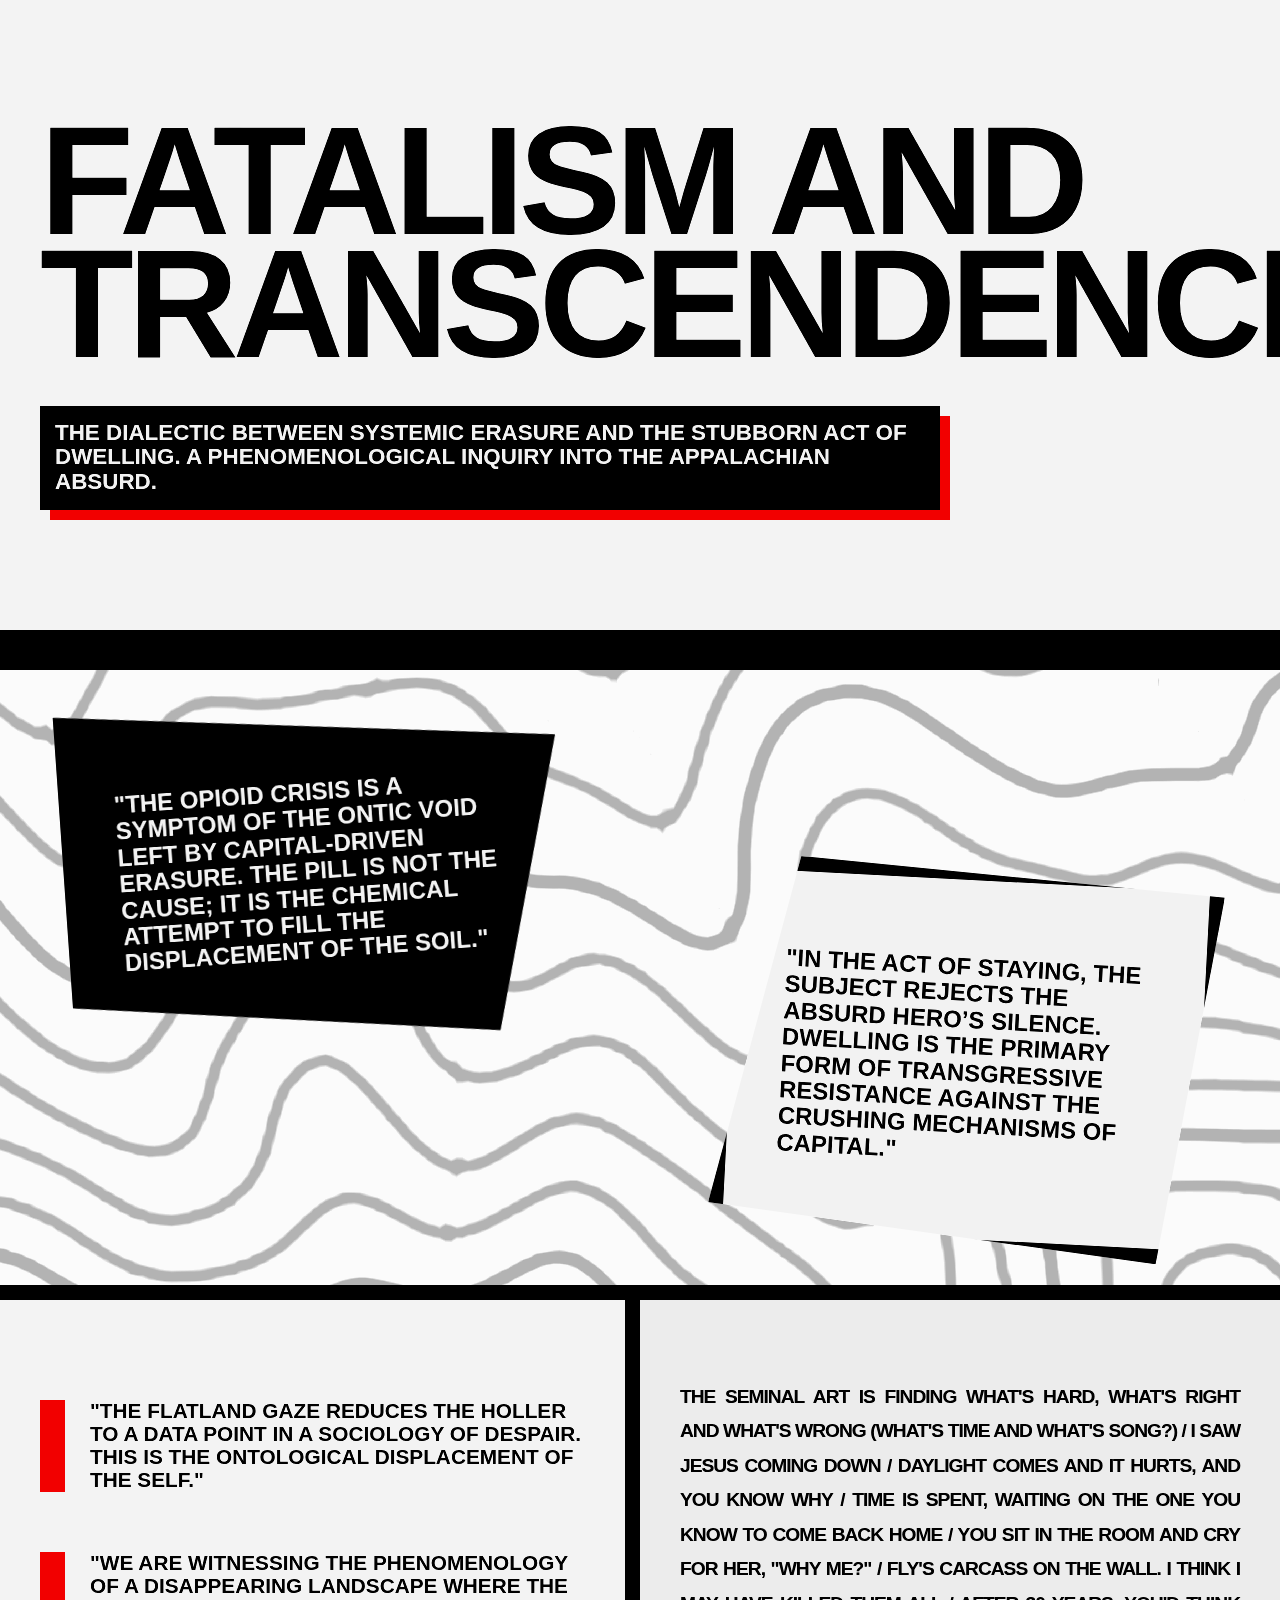
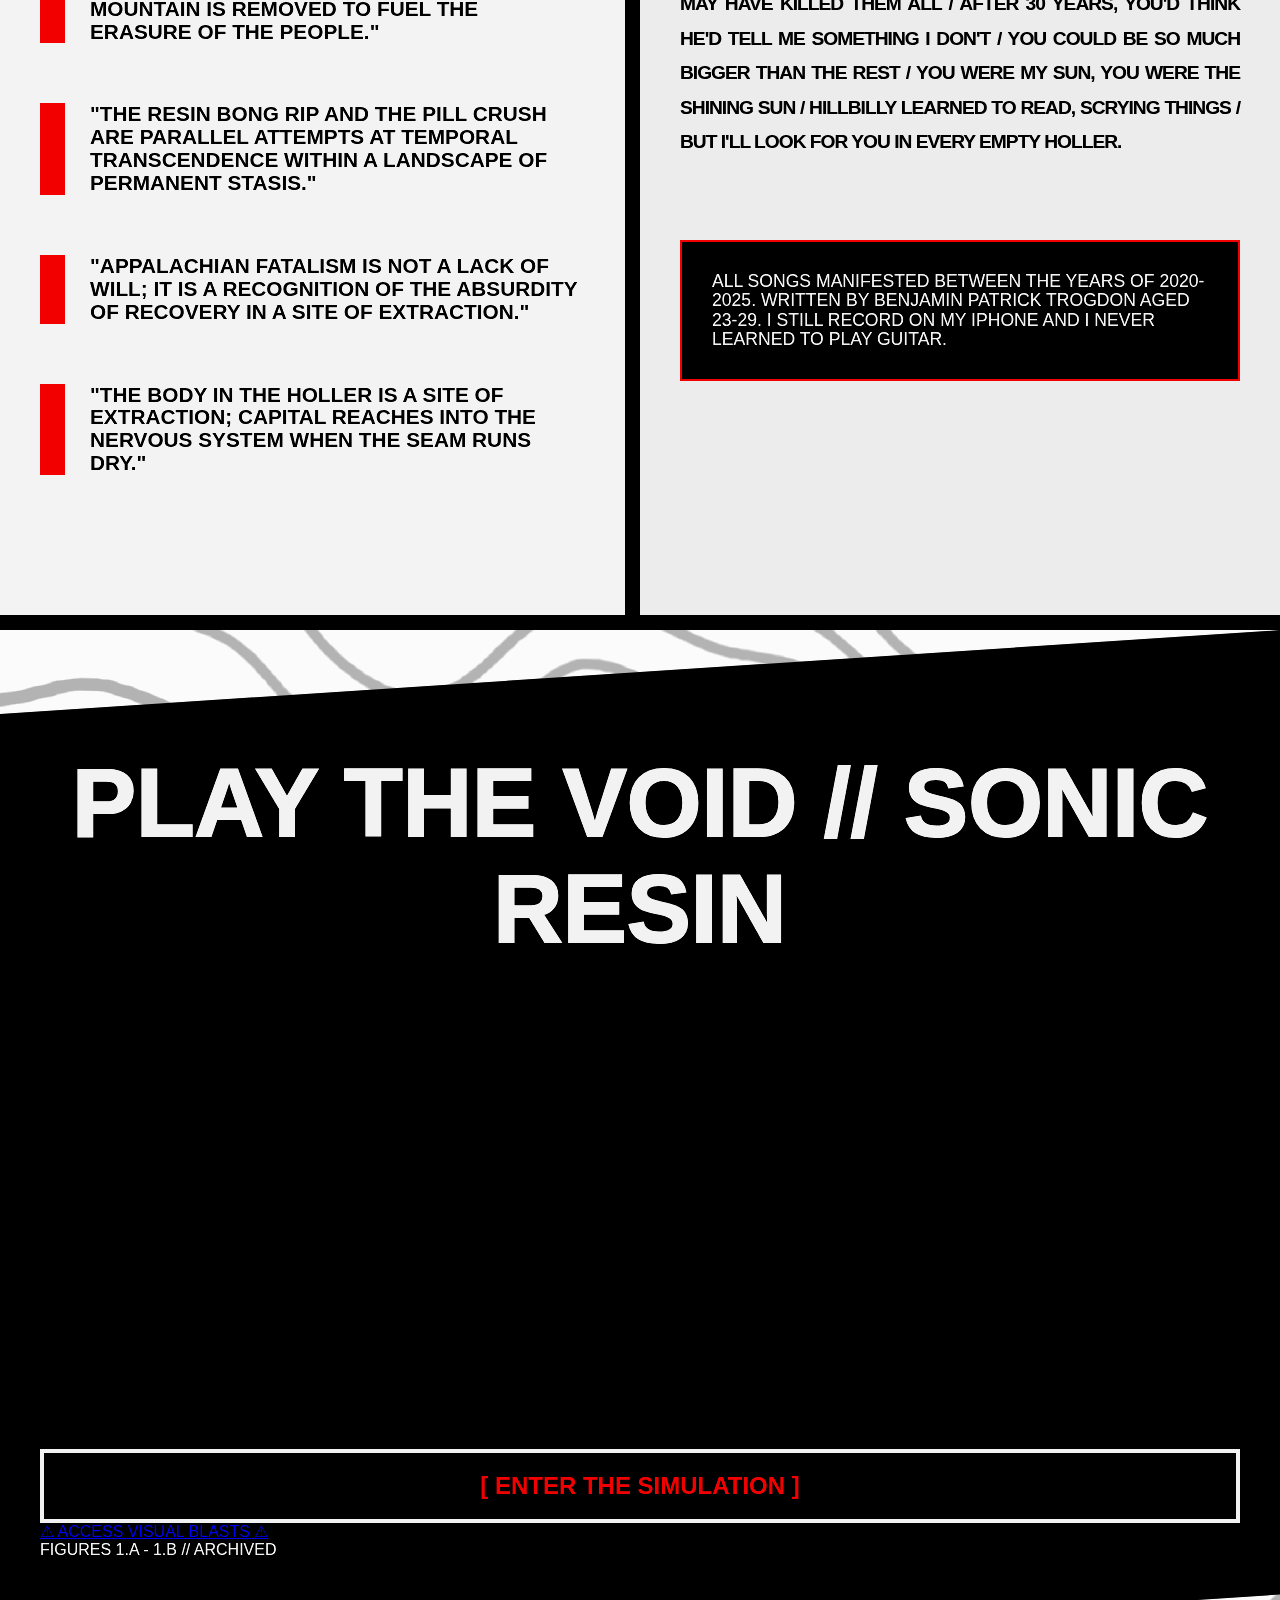
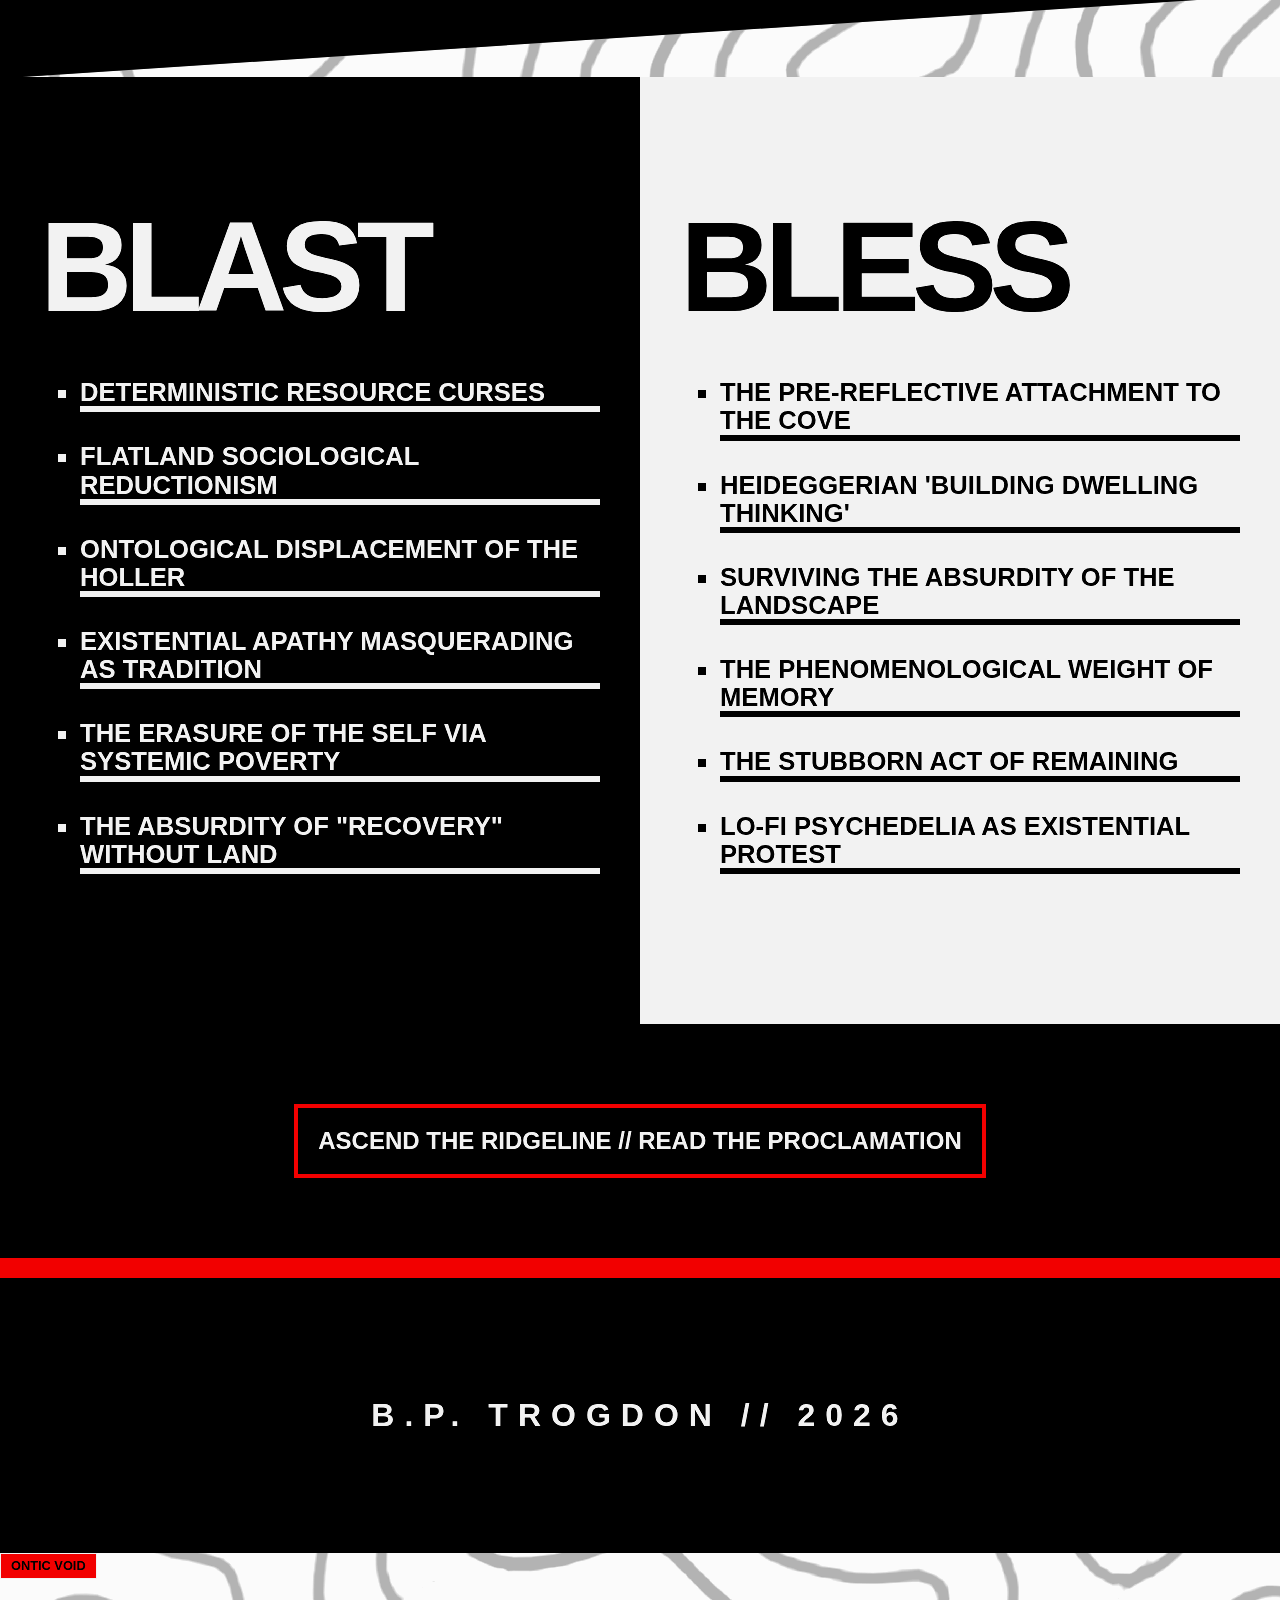
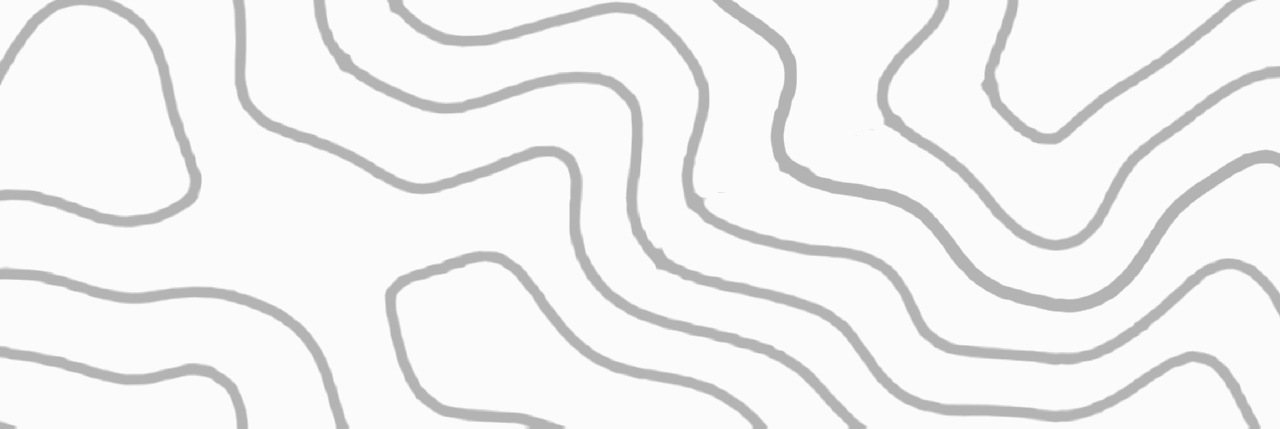
<file: index.html>
<!DOCTYPE html>
<html lang="en">
<head>
    <meta charset="UTF-8">
    <meta name="viewport" content="width=device-width, initial-scale=1.0">
    <meta name="description" content="An existential reading of the Appalachian experience.">
    <title>FATALISM AND TRANSCENDENCE // THE ONTIC VOID</title>
    <link rel="stylesheet" href="style.css">
</head>
<body>
    <div class="noise-overlay"></div>
    <div class="topo-background-image"></div>
    
    </div>

    <header>
        <h1>FATALISM AND TRANSCENDENCE</h1>
        <div class="header-sub">
            THE DIALECTIC BETWEEN SYSTEMIC ERASURE AND THE STUBBORN ACT OF DWELLING. 
            A PHENOMENOLOGICAL INQUIRY INTO THE APPALACHIAN ABSURD.
        </div>
    </header>

    <section class="vortex-manifesto">
        <div class="shard shard-black">
            <p>"THE OPIOID CRISIS IS A SYMPTOM OF THE ONTIC VOID LEFT BY CAPITAL-DRIVEN ERASURE. THE PILL IS NOT THE CAUSE; IT IS THE CHEMICAL ATTEMPT TO FILL THE DISPLACEMENT OF THE SOIL."</p>
        </div>
        <div class="shard shard-white">
            <p>"IN THE ACT OF STAYING, THE SUBJECT REJECTS THE ABSURD HERO’S SILENCE. DWELLING IS THE PRIMARY FORM OF TRANSGRESSIVE RESISTANCE AGAINST THE CRUSHING MECHANISMS OF CAPITAL."</p>
        </div>
    </section>

    <section class="text-flood">
        <div class="academic-column">
            <p>"THE FLATLAND GAZE REDUCES THE HOLLER TO A DATA POINT IN A SOCIOLOGY OF DESPAIR. THIS IS THE ONTOLOGICAL DISPLACEMENT OF THE SELF."</p>
            <p>"WE ARE WITNESSING THE PHENOMENOLOGY OF A DISAPPEARING LANDSCAPE WHERE THE MOUNTAIN IS REMOVED TO FUEL THE ERASURE OF THE PEOPLE."</p>
            <p>"THE RESIN BONG RIP AND THE PILL CRUSH ARE PARALLEL ATTEMPTS AT TEMPORAL TRANSCENDENCE WITHIN A LANDSCAPE OF PERMANENT STASIS."</p>
            <p>"APPALACHIAN FATALISM IS NOT A LACK OF WILL; IT IS A RECOGNITION OF THE ABSURDITY OF RECOVERY IN A SITE OF EXTRACTION."</p>
            <p>"THE BODY IN THE HOLLER IS A SITE OF EXTRACTION; CAPITAL REACHES INTO THE NERVOUS SYSTEM WHEN THE SEAM RUNS DRY."</p>
        </div>
        
        <div class="lyric-column">
            <div class="lyric-block">
                THE SEMINAL ART IS FINDING WHAT'S HARD, WHAT'S RIGHT AND WHAT'S WRONG (WHAT'S TIME AND WHAT'S SONG?) / I SAW JESUS COMING DOWN / DAYLIGHT COMES AND IT HURTS, AND YOU KNOW WHY / TIME IS SPENT, WAITING ON THE ONE YOU KNOW TO COME BACK HOME / YOU SIT IN THE ROOM AND CRY FOR HER, "WHY ME?" / FLY'S CARCASS ON THE WALL. I THINK I MAY HAVE KILLED THEM ALL / AFTER 30 YEARS, YOU'D THINK HE'D TELL ME SOMETHING I DON'T / YOU COULD BE SO MUCH BIGGER THAN THE REST / YOU WERE MY SUN, YOU WERE THE SHINING SUN / HILLBILLY LEARNED TO READ, SCRYING THINGS / BUT I'LL LOOK FOR YOU IN EVERY EMPTY HOLLER.
            </div>
            <div class="metadata-blasted">
                ALL SONGS MANIFESTED BETWEEN THE YEARS OF 2020-2025.
                WRITTEN BY BENJAMIN PATRICK TROGDON AGED 23-29.
                I STILL RECORD ON MY IPHONE AND I NEVER LEARNED TO PLAY GUITAR.
            </div>
        </div>
    </section>

<section class="audio-void">
    <div class="audio-label">PLAY THE VOID // SONIC RESIN</div>
    
    <div class="audio-container">
        <iframe src="https://untitled.stream/embed/0tOBubZoGPUX" width="100%" height="344" frameborder="0" allowFullScreen="" allow="picture-in-picture" loading="lazy"></iframe>
    </div>

    <div style="text-align: center; margin-top: 40px; border: 4px solid #fff; display: block; padding: 20px; background: #000;">
        <a href="adventure.html" style="color: red; font-weight: 900; text-decoration: none; font-size: 1.5rem;">[ ENTER THE SIMULATION ]</a>
    </div> <div class="blast-zone-trigger">
        <a href="evidence.html">
            <span class="hazard-symbol">⚠</span> 
            ACCESS VISUAL BLASTS 
            <span class="hazard-symbol">⚠</span>
        </a>
        <div class="blast-subtext">FIGURES 1.A - 1.B // ARCHIVED</div>
    </div>
</section>

    <section class="manifesto-grid">
        <div class="blast-side">
            <h2>BLAST</h2>
            <ul>
                <li>DETERMINISTIC RESOURCE CURSES</li>
                <li>FLATLAND SOCIOLOGICAL REDUCTIONISM</li>
                <li>ONTOLOGICAL DISPLACEMENT OF THE HOLLER</li>
                <li>EXISTENTIAL APATHY MASQUERADING AS TRADITION</li>
                <li>THE ERASURE OF THE SELF VIA SYSTEMIC POVERTY</li>
                <li>THE ABSURDITY OF "RECOVERY" WITHOUT LAND</li>
            </ul>
        </div>
        <div class="bless-side">
            <h2>BLESS</h2>
            <ul>
                <li>THE PRE-REFLECTIVE ATTACHMENT TO THE COVE</li>
                <li>HEIDEGGERIAN 'BUILDING DWELLING THINKING'</li>
                <li>SURVIVING THE ABSURDITY OF THE LANDSCAPE</li>
                <li>THE PHENOMENOLOGICAL WEIGHT OF MEMORY</li>
                <li>THE STUBBORN ACT OF REMAINING</li>
                <li>LO-FI PSYCHEDELIA AS EXISTENTIAL PROTEST</li>
            </ul>
        </div>
    </section>

    <div class="nav-bridge">
        <a href="paper.html" class="proclamation-link">ASCEND THE RIDGELINE // READ THE PROCLAMATION</a>
    </div>

    <footer>
        B.P. TROGDON // 2026
    </footer>

    <div id="scry-cursor">ONTIC VOID</div>

    <script>
        const scry = document.getElementById('scry-cursor');
        if(scry){
             document.addEventListener('mousemove', (e) => {
                scry.style.left = e.pageX + 15 + 'px';
                scry.style.top = e.pageY + 15 + 'px';
            });
        }
    </script>
</body>
</html>
</file>
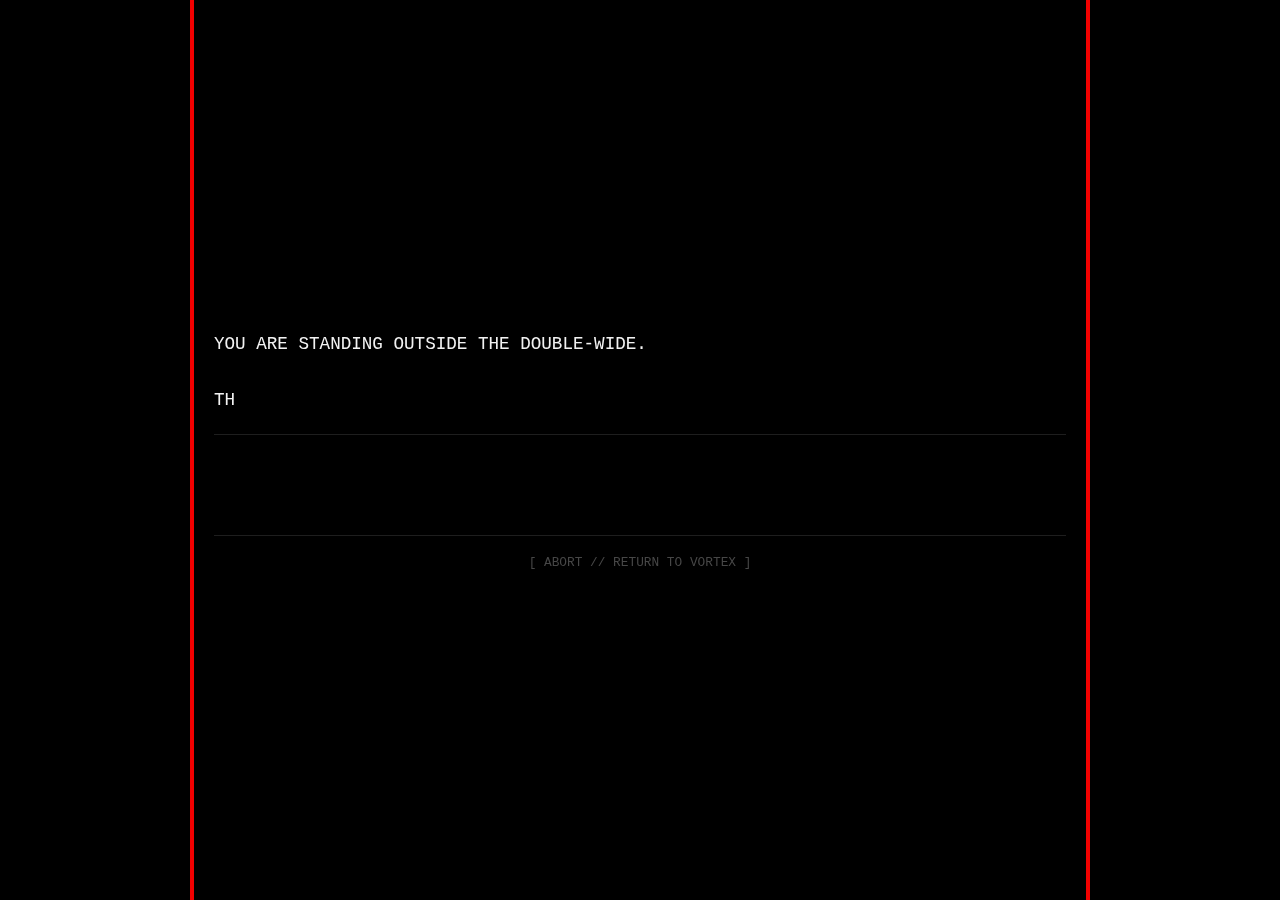
<file: adventure.html>
<!DOCTYPE html>
<html lang="en">
<head>
    <meta charset="UTF-8">
    <meta name="viewport" content="width=device-width, initial-scale=1.0">
    <title>THE DESCENT // TEXT ADVENTURE</title>
    <link rel="stylesheet" href="style.css">
    <style>
        /* ADVENTURE-SPECIFIC STYLES */
        body {
            background-color: #000 !important;
            color: #fff !important;
            font-family: "Courier New", Courier, monospace !important;
            padding: 40px 20px;
            max-width: 900px;
            margin: 0 auto;
            border-left: 4px solid red;
            border-right: 4px solid red;
            min-height: 100vh;
            display: flex;
            flex-direction: column;
            justify-content: center;
        }

        #game-output {
            font-size: 1.1rem;
            line-height: 1.6;
            margin-bottom: 50px;
            white-space: pre-wrap; 
            border-bottom: 1px solid #333;
            padding-bottom: 20px;
        }

        .character-name {
            color: red;
            font-weight: bold;
            text-transform: uppercase;
        }

        .dialogue {
            color: #ccc;
            font-style: italic;
            border-left: 2px solid red;
            padding-left: 15px;
            margin: 15px 0;
            display: block;
        }

        .choice-btn {
            background: #111;
            color: #fff;
            border: 1px solid #555;
            padding: 15px 20px;
            margin-bottom: 15px;
            width: 100%;
            text-align: left;
            font-family: "Arial", sans-serif;
            text-transform: uppercase;
            font-weight: 900;
            cursor: pointer;
            transition: all 0.2s;
            font-size: 0.9rem;
        }

        .choice-btn:hover {
            background: red;
            color: #000;
            border-color: red;
            padding-left: 30px;
        }

        .nav-return {
            margin-top: 50px;
            text-align: center;
            font-size: 0.8rem;
            color: #555;
            border-top: 1px solid #333;
            padding-top: 20px;
        }
        
        .nav-return a { color: #555; text-decoration: none; }
        .nav-return a:hover { color: #fff; }

        @media (max-width: 768px) {
            body { border: none; padding: 15px; }
            #game-output { font-size: 1rem; }
            .choice-btn { padding: 20px; font-size: 1rem; }
        }
    </style>
</head>
<body>

    <div id="game-container">
        <div id="game-output">INITIALIZING PHENOMENOLOGICAL SIMULATION...</div>
        <div id="choices-container"></div>
    </div>

    <div class="nav-return">
        <a href="index.html">[ ABORT // RETURN TO VORTEX ]</a>
    </div>

    <script>
        const story = {
            // --- THE HUB ---
            start: {
                text: "YOU ARE STANDING OUTSIDE THE DOUBLE-WIDE.\n\nThe air is thick with humidity and the smell of sulfur. To the WEST, a man in a dirty suit leans against a rusted truck. To the EAST, an old woman is digging in the hard clay. To the NORTH, the ridgeline disappears into the fog.\n\nYou feel the weight of your own 'thrownness' pressing down on you.",
                choices: [
                    { text: "APPROACH THE MAN (WEST)", next: "peddler_intro" },
                    { text: "APPROACH THE WOMAN (EAST)", next: "widow_intro" },
                    { text: "HIKE THE RIDGE (NORTH)", next: "ranger_intro" }
                ]
            },

            // --- PATH 1: THE PILL (LOSS OF DASEIN) ---
            peddler_intro: {
                text: "The man smiles. His teeth look like corn kernels. He holds out a small, orange bottle.\n\n<span class='character-name'>THE PEDDLER:</span>\n<span class='dialogue'>\"You look heavy, son. Burdened by the geography. Why carry the weight of Being when you can dissolve it? It's a chemical attempt to fill the displacement of the soil.\"</span>",
                choices: [
                    { text: "ASK WHAT'S IN THE BOTTLE", next: "peddler_dialogue" },
                    { text: "REFUSE AND LEAVE", next: "start" }
                ]
            },
            peddler_dialogue: {
                text: "<span class='character-name'>THE PEDDLER:</span>\n<span class='dialogue'>\"It's pure silence. The world is a 'malcomfort' cell—you can neither stand up nor lie down. This? This is the exit. You swallow this, and the 'ontic void' stops staring back. You become an object. Peaceful. Static.\"</span>\n\nHe shakes the bottle. It sounds like rattling bones.",
                choices: [
                    { text: "TAKE THE PILL", next: "bad_ending" },
                    { text: "BACK AWAY SLOWLY", next: "start" }
                ]
            },
            bad_ending: {
                text: "You swallow the pill dry.\n\nImmediately, the hum of the cicadas stops. The mountains flatten into 2D cardboard cutouts. You try to speak, but you have no language. You have lost your Dasein. You are no longer 'Being-there.' You are just... there.\n\nYOU HAVE ENTERED THE MALCOMFORT CELL.\nGAME OVER.",
                choices: [
                    { text: "RESET THE SIMULATION", next: "start" }
                ]
            },

            // --- PATH 2: DWELLING (RESISTANCE) ---
            widow_intro: {
                text: "The woman doesn't look up. She is planting beans in soil that looks like coal dust. Her hands are gnarled roots.\n\n<span class='character-name'>THE WIDOW:</span>\n<span class='dialogue'>\"They took the top off the mountain, but they couldn't take the bottom. That's where the ghosts live.\"</span>",
                choices: [
                    { text: "ASK WHY SHE STAYS", next: "widow_dialogue" },
                    { text: "OFFER TO HELP", next: "widow_task" }
                ]
            },
            widow_dialogue: {
                text: "She laughs, a dry, cracking sound.\n\n<span class='character-name'>THE WIDOW:</span>\n<span class='dialogue'>\"To dwell is not just to be sheltered. It is to gather the earth and sky. If I leave, I become a ghost in a condo. If I stay, I am a 'knight of faith' in a garden of ash. Hand me that spade.\"</span>",
                choices: [
                    { text: "HELP HER DIG", next: "widow_task" },
                    { text: "LEAVE HER BE", next: "start" }
                ]
            },
            widow_task: {
                text: "You kneel in the dirt. It stains your jeans. You plant a seed in the toxic earth. It feels absurd. It feels necessary.\n\n<span class='character-name'>THE WIDOW:</span>\n<span class='dialogue'>\"Good. To love a ruined place is the beginning of un-ruining it. You are dwelling now.\"</span>\n\nYOU HAVE FOUND THE STUBBORN ACT OF REMAINING.\nENDING: RESISTANCE.",
                choices: [
                    { text: "RETURN TO START", next: "start" }
                ]
            },

            // --- PATH 3: TRANSCENDENCE (THE MOUNTAIN) ---
            ranger_intro: {
                text: "You climb the path. It ends abruptly at a cliff edge where the mountain used to continue. A Park Ranger stands there, looking out at the devastation. She is smoking a cigarette.\n\n<span class='character-name'>THE RANGER:</span>\n<span class='dialogue'>\"You looking for the view? The view was extracted in 1998.\"</span>",
                choices: [
                    { text: "LOOK AT THE VIEW ANYWAY", next: "ranger_dialogue" },
                    { text: "GO BACK DOWN", next: "start" }
                ]
            },
            ranger_dialogue: {
                text: "You stand beside her. The valley below is a scar. \n\n<span class='character-name'>THE RANGER:</span>\n<span class='dialogue'>\"Kierkegaard talks about the 'Infinite Resignation'—accepting the loss. But look closer. See the saplings?\"</span>\n\nShe points to a tiny green shoot in the rubble.",
                choices: [
                    { text: "TOUCH THE SAPLING", next: "good_ending" },
                    { text: "IT'S JUST A WEED", next: "start" }
                ]
            },
            good_ending: {
                text: "You touch the sapling. In the middle of the engineered ruin, life asserts itself.\n\n<span class='character-name'>THE RANGER:</span>\n<span class='dialogue'>\"We make the movement of faith. We believe we will get the mountain back, even though we know we won't. That is the Hillbilly Elegance.\"</span>\n\nThe wind hits your face. You feel light. Absurdly light.\n\nYOU HAVE TRANSCENDED THE VOID.\nTRUE ENDING REACHED.",
                choices: [
                    { text: "RESET THE SIMULATION", next: "start" }
                ]
            }
        };

        function renderScene(sceneId) {
            const scene = story[sceneId];
            const output = document.getElementById("game-output");
            const choicesDiv = document.getElementById("choices-container");

            output.innerHTML = ""; 
            choicesDiv.innerHTML = "";

            // Simple typewriter effect
            let i = 0;
            const speed = 15; 
            
            // Handle HTML tags in typewriter (skip them so they render instantly)
            function typeWriter() {
                if (i < scene.text.length) {
                    if (scene.text.charAt(i) === '<') {
                        let tag = '';
                        while (scene.text.charAt(i) !== '>') {
                            tag += scene.text.charAt(i);
                            i++;
                        }
                        tag += '>';
                        i++;
                        output.innerHTML += tag;
                    }
                    output.innerHTML += scene.text.charAt(i);
                    i++;
                    setTimeout(typeWriter, speed);
                } else {
                    // Show buttons after text finishes
                    renderButtons();
                }
            }
            
            function renderButtons() {
                scene.choices.forEach(choice => {
                    const btn = document.createElement("button");
                    btn.classList.add("choice-btn");
                    btn.innerText = "> " + choice.text;
                    btn.onclick = () => renderScene(choice.next);
                    choicesDiv.appendChild(btn);
                });
            }

            typeWriter();
        }

        renderScene("start");
    </script>
</body>
</html>
</file>
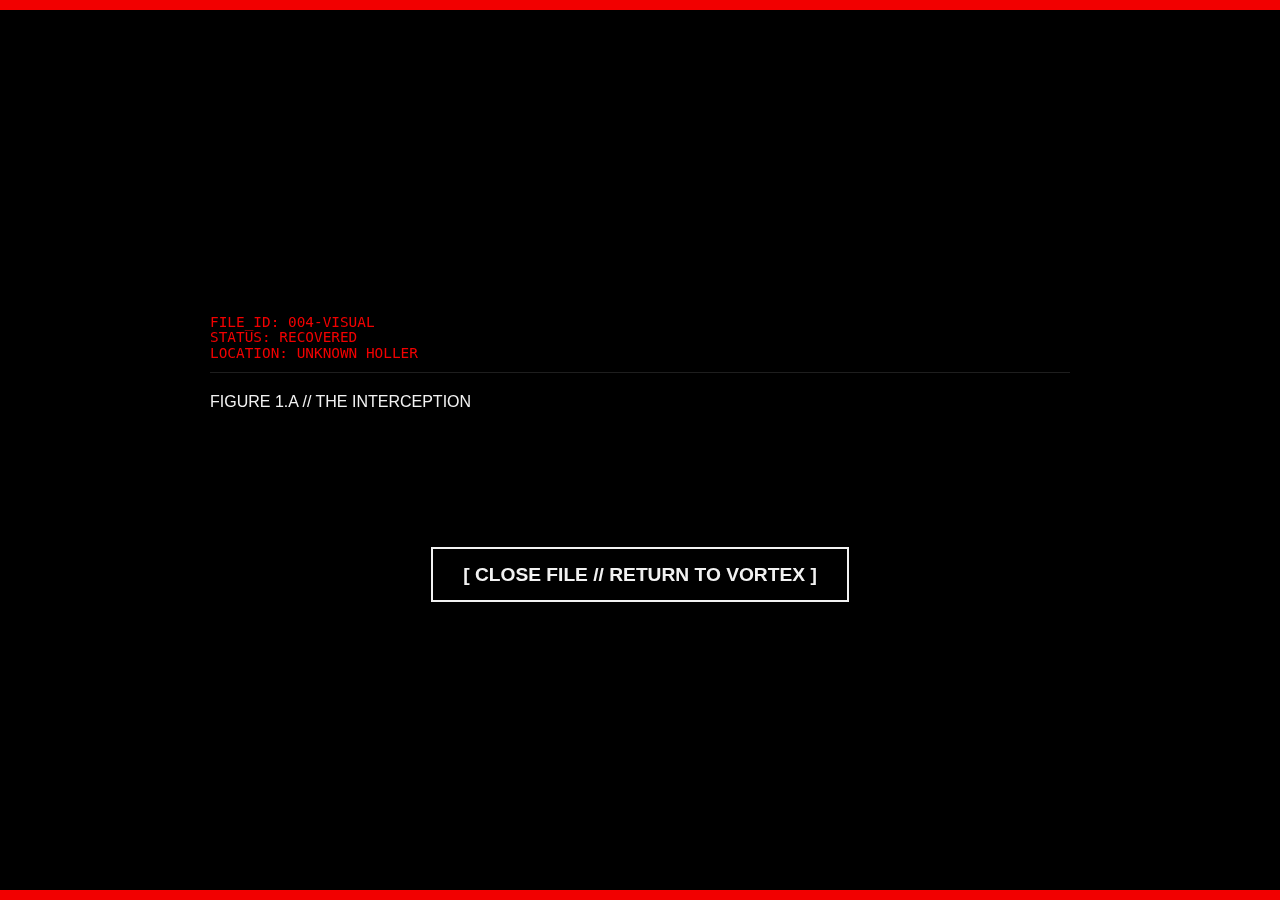
<file: evidence.html>
<!DOCTYPE html>
<html lang="en">
<head>
    <meta charset="UTF-8">
    <meta name="viewport" content="width=device-width, initial-scale=1.0">
    <title>VISUAL EVIDENCE // FIGURE 1.A</title>
    <link rel="stylesheet" href="style.css">
    <style>
        /* PAGE-SPECIFIC OVERRIDES FOR THE CINEMA MODE */
        body {
            background-color: #000;
            color: #fff;
            display: flex;
            flex-direction: column;
            align-items: center;
            justify-content: center;
            min-height: 100vh;
            border-top: 10px solid red;
            border-bottom: 10px solid red;
        }

        .evidence-container {
            width: 100%;
            max-width: 900px;
            padding: 20px;
        }

        .metadata-header {
            font-family: monospace;
            color: red;
            margin-bottom: 20px;
            border-bottom: 1px solid #333;
            padding-bottom: 10px;
            text-align: left;
            font-size: 0.9rem;
        }

        .return-link {
            margin-top: 40px;
            font-size: 1.2rem;
            font-weight: 900;
            color: #fff;
            text-decoration: none;
            border: 2px solid #fff;
            padding: 15px 30px;
            transition: all 0.2s;
        }

        .return-link:hover {
            background: #fff;
            color: #000;
            box-shadow: 0 0 20px #fff;
        }
    </style>
</head>
<body>

    <div class="noise-overlay"></div>

    <div class="evidence-container">
        <div class="metadata-header">
            FILE_ID: 004-VISUAL<br>
            STATUS: RECOVERED<br>
            LOCATION: UNKNOWN HOLLER
        </div>

        <div class="video-evidence">
            <div class="evidence-label">FIGURE 1.A // THE INTERCEPTION</div>
            <div class="video-wrapper">
                <iframe src="https://www.youtube.com/embed/7HXji4D7L78?controls=0&modestbranding=1&rel=0" 
                        title="Visual Evidence" frameborder="0" 
                        allow="accelerometer; autoplay; clipboard-write; encrypted-media; gyroscope; picture-in-picture" 
                        allowfullscreen></iframe>
            </div>
        </div>

        <div style="text-align: center;">
            <a href="index.html" class="return-link">[ CLOSE FILE // RETURN TO VORTEX ]</a>
        </div>
    </div>

</body>
</html>
</file>
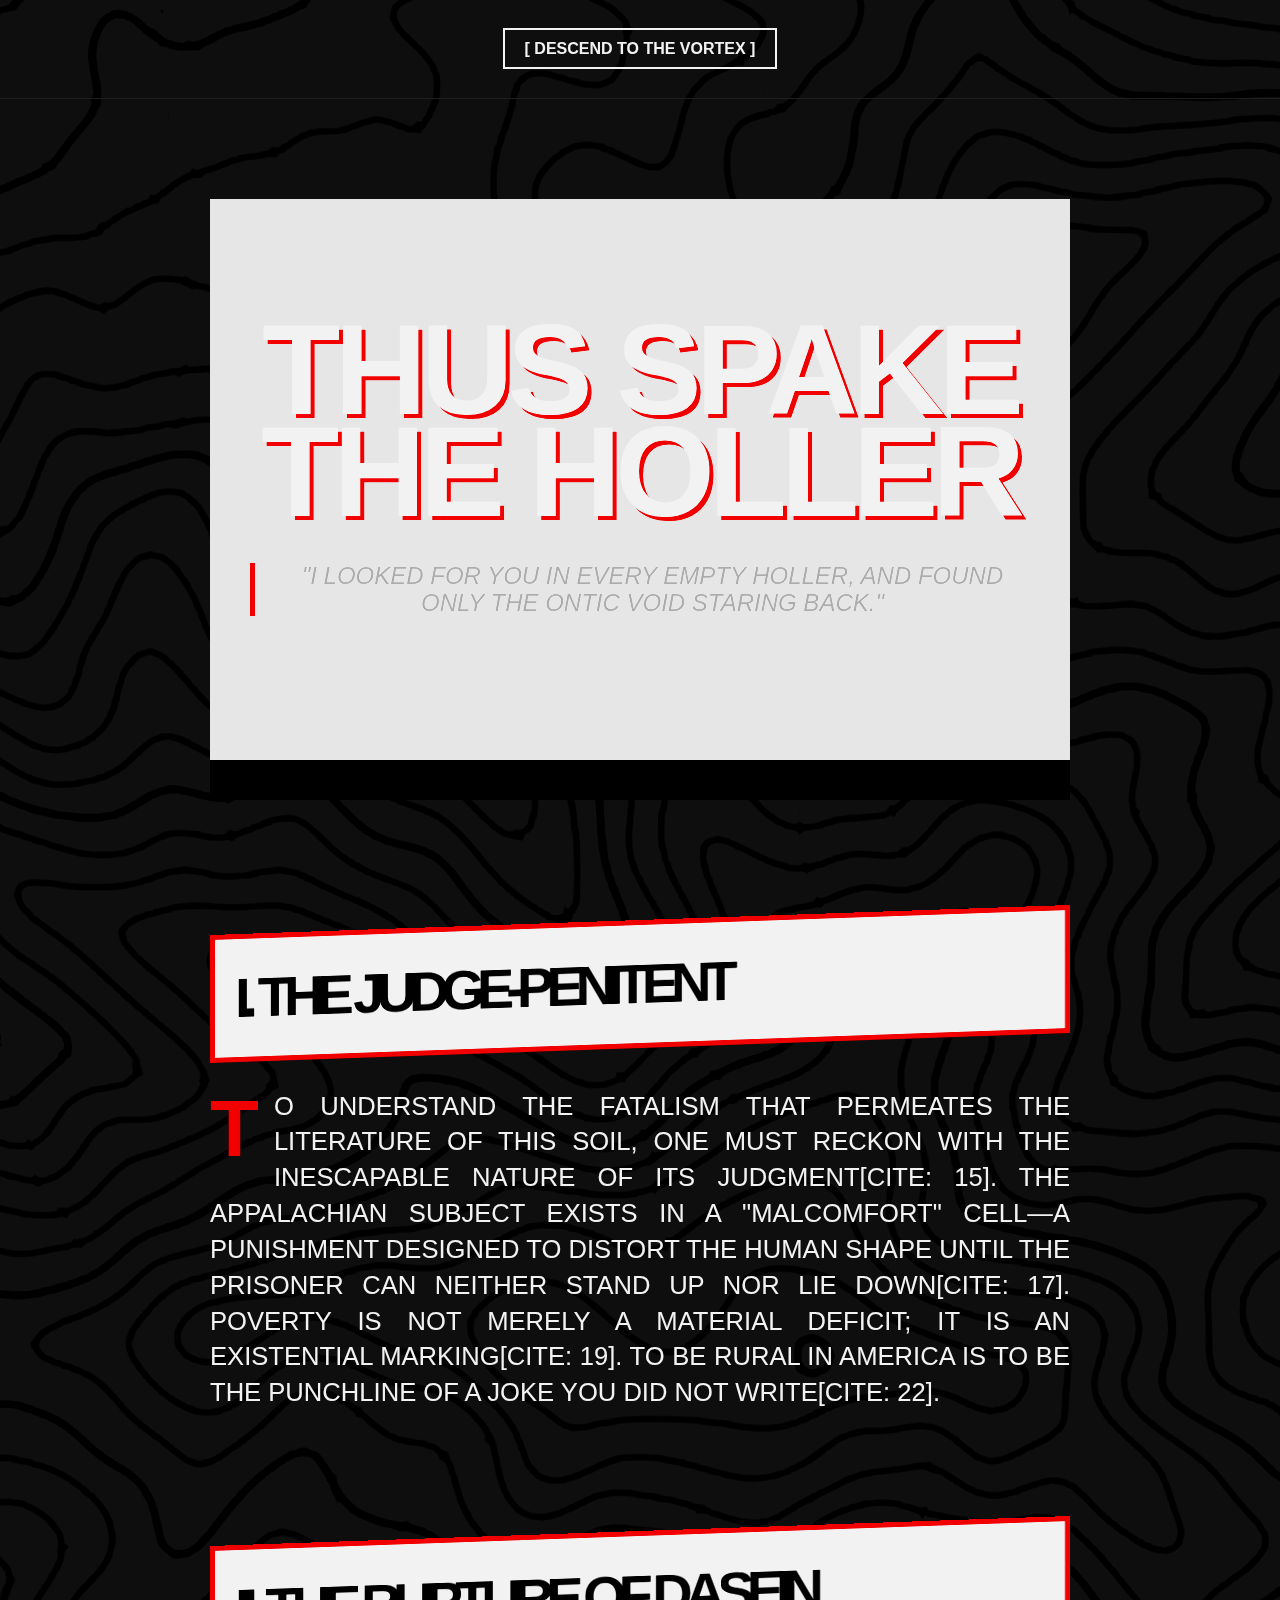
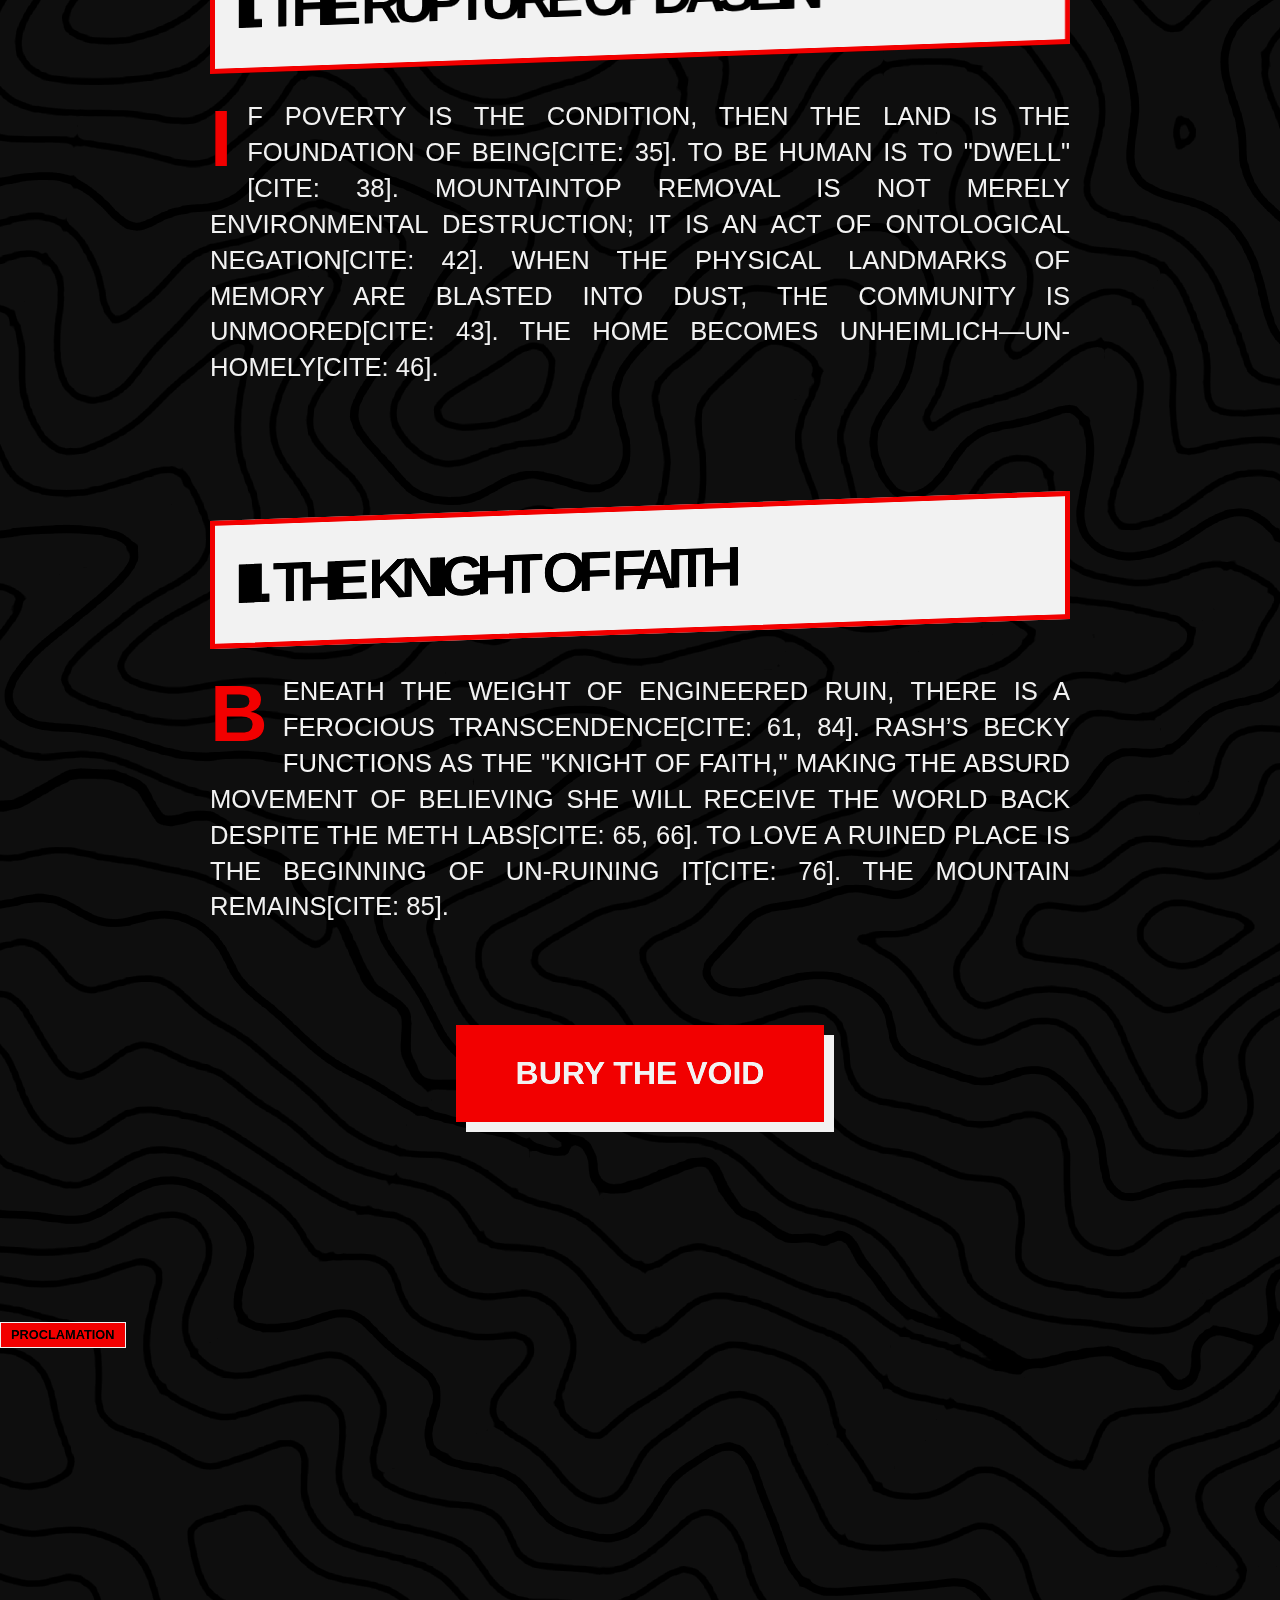
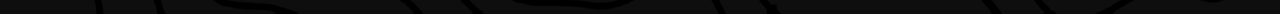
<file: paper.html>
<!DOCTYPE html>
<html lang="en">
<head>
    <meta charset="UTF-8">
    <meta name="viewport" content="width=device-width, initial-scale=1.0">
    <title>THE PROCLAMATION: FATALISM AND TRANSCENDENCE</title>
    <link rel="stylesheet" href="style.css">
</head><meta name="viewport" content="width=device-width, initial-scale=1.0">
<body class="prophetic-mode">
    <div class="noise-overlay"></div>
    <div class="topo-background-image"></div>

    <nav class="prophet-nav">
        <a href="index.html">[ DESCEND TO THE VORTEX ]</a>
    </nav>

    <article class="manifesto-scroll">
        <header class="manifesto-header">
            <h1>THUS SPAKE THE HOLLER</h1>
            <p class="epigraph">"I LOOKED FOR YOU IN EVERY EMPTY HOLLER, AND FOUND ONLY THE ONTIC VOID STARING BACK."</p>
        </header>

        <section class="proclamation-text">
            <h2>I. THE JUDGE-PENITENT</h2>
            <p>TO UNDERSTAND THE FATALISM THAT PERMEATES THE LITERATURE OF THIS SOIL, ONE MUST RECKON WITH THE INESCAPABLE NATURE OF ITS JUDGMENT[cite: 15]. THE APPALACHIAN SUBJECT EXISTS IN A "MALCOMFORT" CELL—A PUNISHMENT DESIGNED TO DISTORT THE HUMAN SHAPE UNTIL THE PRISONER CAN NEITHER STAND UP NOR LIE DOWN[cite: 17]. POVERTY IS NOT MERELY A MATERIAL DEFICIT; IT IS AN EXISTENTIAL MARKING[cite: 19]. TO BE RURAL IN AMERICA IS TO BE THE PUNCHLINE OF A JOKE YOU DID NOT WRITE[cite: 22].</p>
            
            <h2>II. THE RUPTURE OF DASEIN</h2>
            <p>IF POVERTY IS THE CONDITION, THEN THE LAND IS THE FOUNDATION OF BEING[cite: 35]. TO BE HUMAN IS TO "DWELL"[cite: 38]. MOUNTAINTOP REMOVAL IS NOT MERELY ENVIRONMENTAL DESTRUCTION; IT IS AN ACT OF ONTOLOGICAL NEGATION[cite: 42]. WHEN THE PHYSICAL LANDMARKS OF MEMORY ARE BLASTED INTO DUST, THE COMMUNITY IS UNMOORED[cite: 43]. THE HOME BECOMES UNHEIMLICH—UN-HOMELY[cite: 46].</p>

            <h2>III. THE KNIGHT OF FAITH</h2>
            <p>BENEATH THE WEIGHT OF ENGINEERED RUIN, THERE IS A FEROCIOUS TRANSCENDENCE[cite: 61, 84]. RASH’S BECKY FUNCTIONS AS THE "KNIGHT OF FAITH," MAKING THE ABSURD MOVEMENT OF BELIEVING SHE WILL RECEIVE THE WORLD BACK DESPITE THE METH LABS[cite: 65, 66]. TO LOVE A RUINED PLACE IS THE BEGINNING OF UN-RUINING IT[cite: 76]. THE MOUNTAIN REMAINS[cite: 85].</p>
        </section>

        <div class="void-button-container">
            <button id="bury-void" onclick="buryTheVoid()">BURY THE VOID</button>
        </div>
    </article>

    <script>
        function buryTheVoid() {
            document.body.style.filter = "invert(1) contrast(500%) brightness(0.5) blur(2px)";
            document.body.style.transition = "all 0.1s steps(2)";
            setTimeout(() => {
                alert("THE VOID IS BURIED. THE REMAINS ARE SONG.");
                window.location.href = "index.html";
            }, 500);
        }

        const scry = document.getElementById('scry-cursor');
        document.addEventListener('mousemove', (e) => {
            scry.style.left = e.pageX + 15 + 'px';
            scry.style.top = e.pageY + 15 + 'px';
        });
    </script>
    <div id="scry-cursor">PROCLAMATION</div>
</body>
</html>
</file>
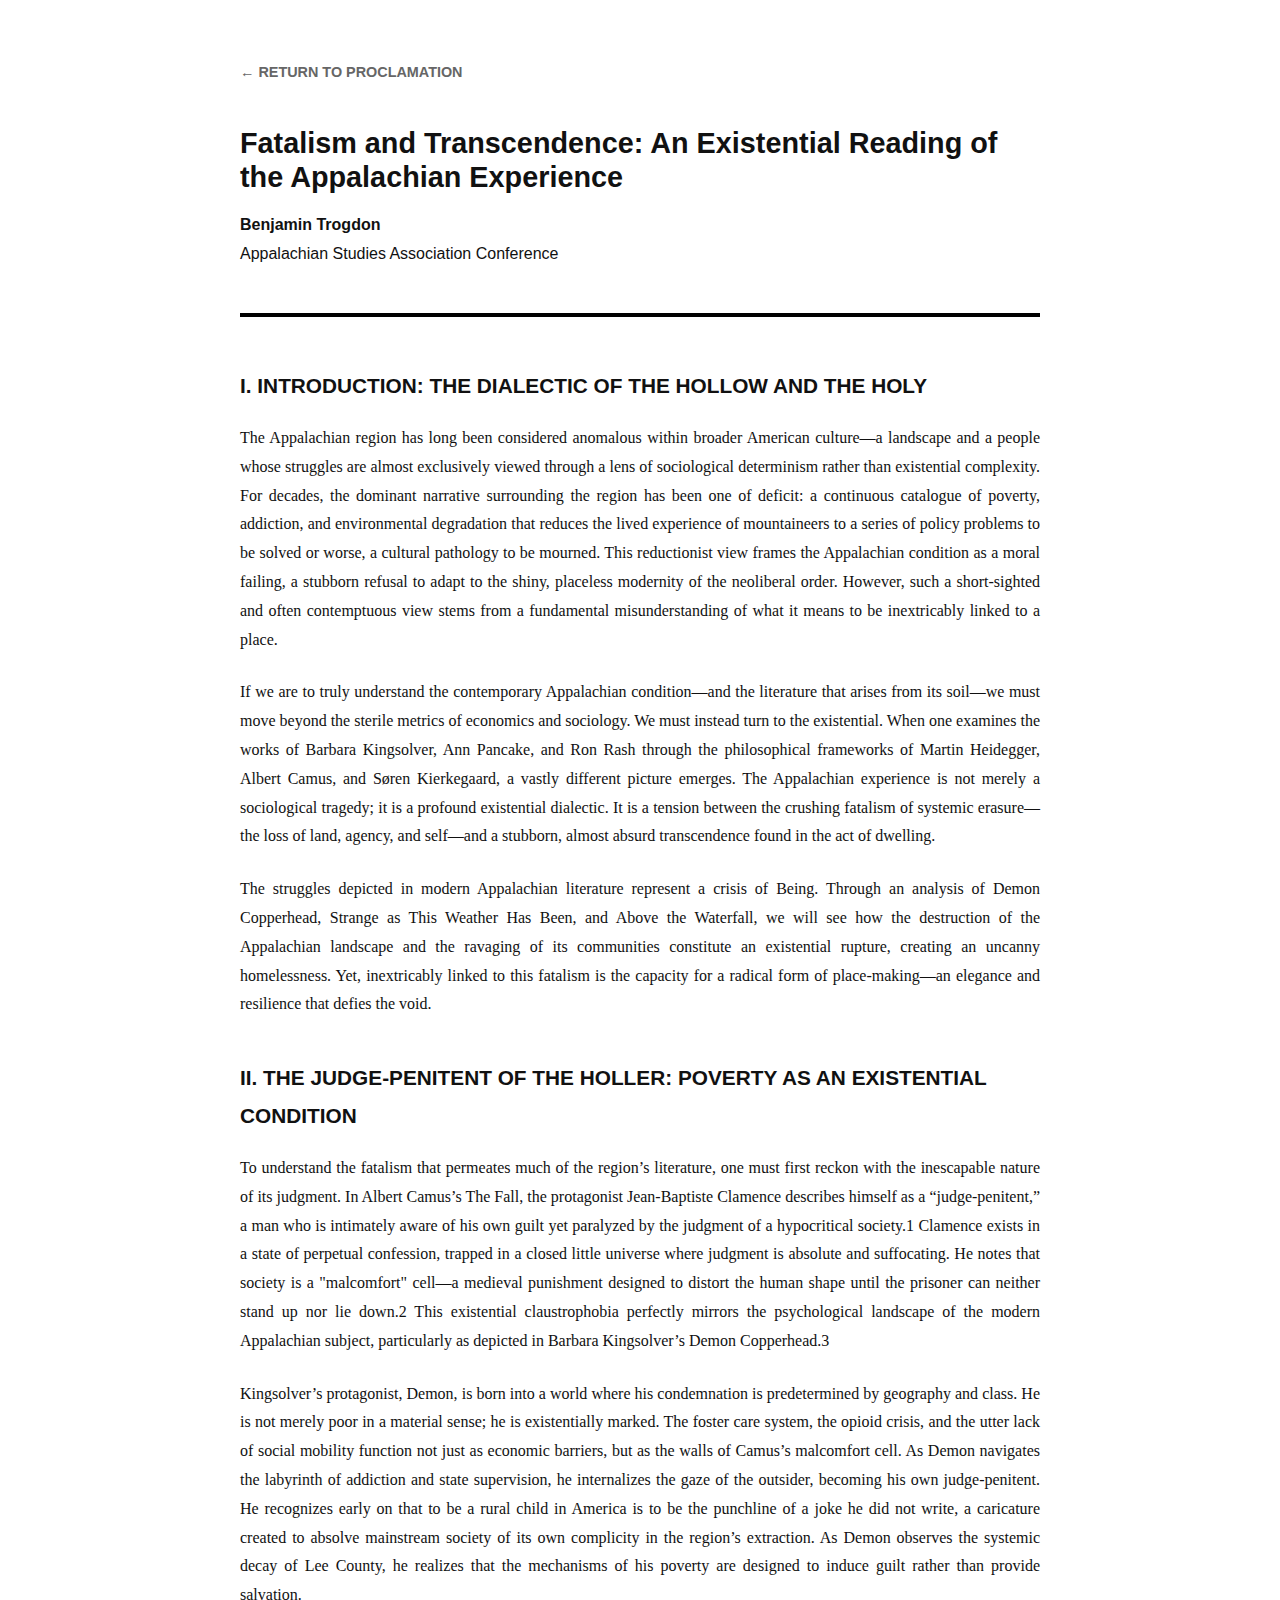
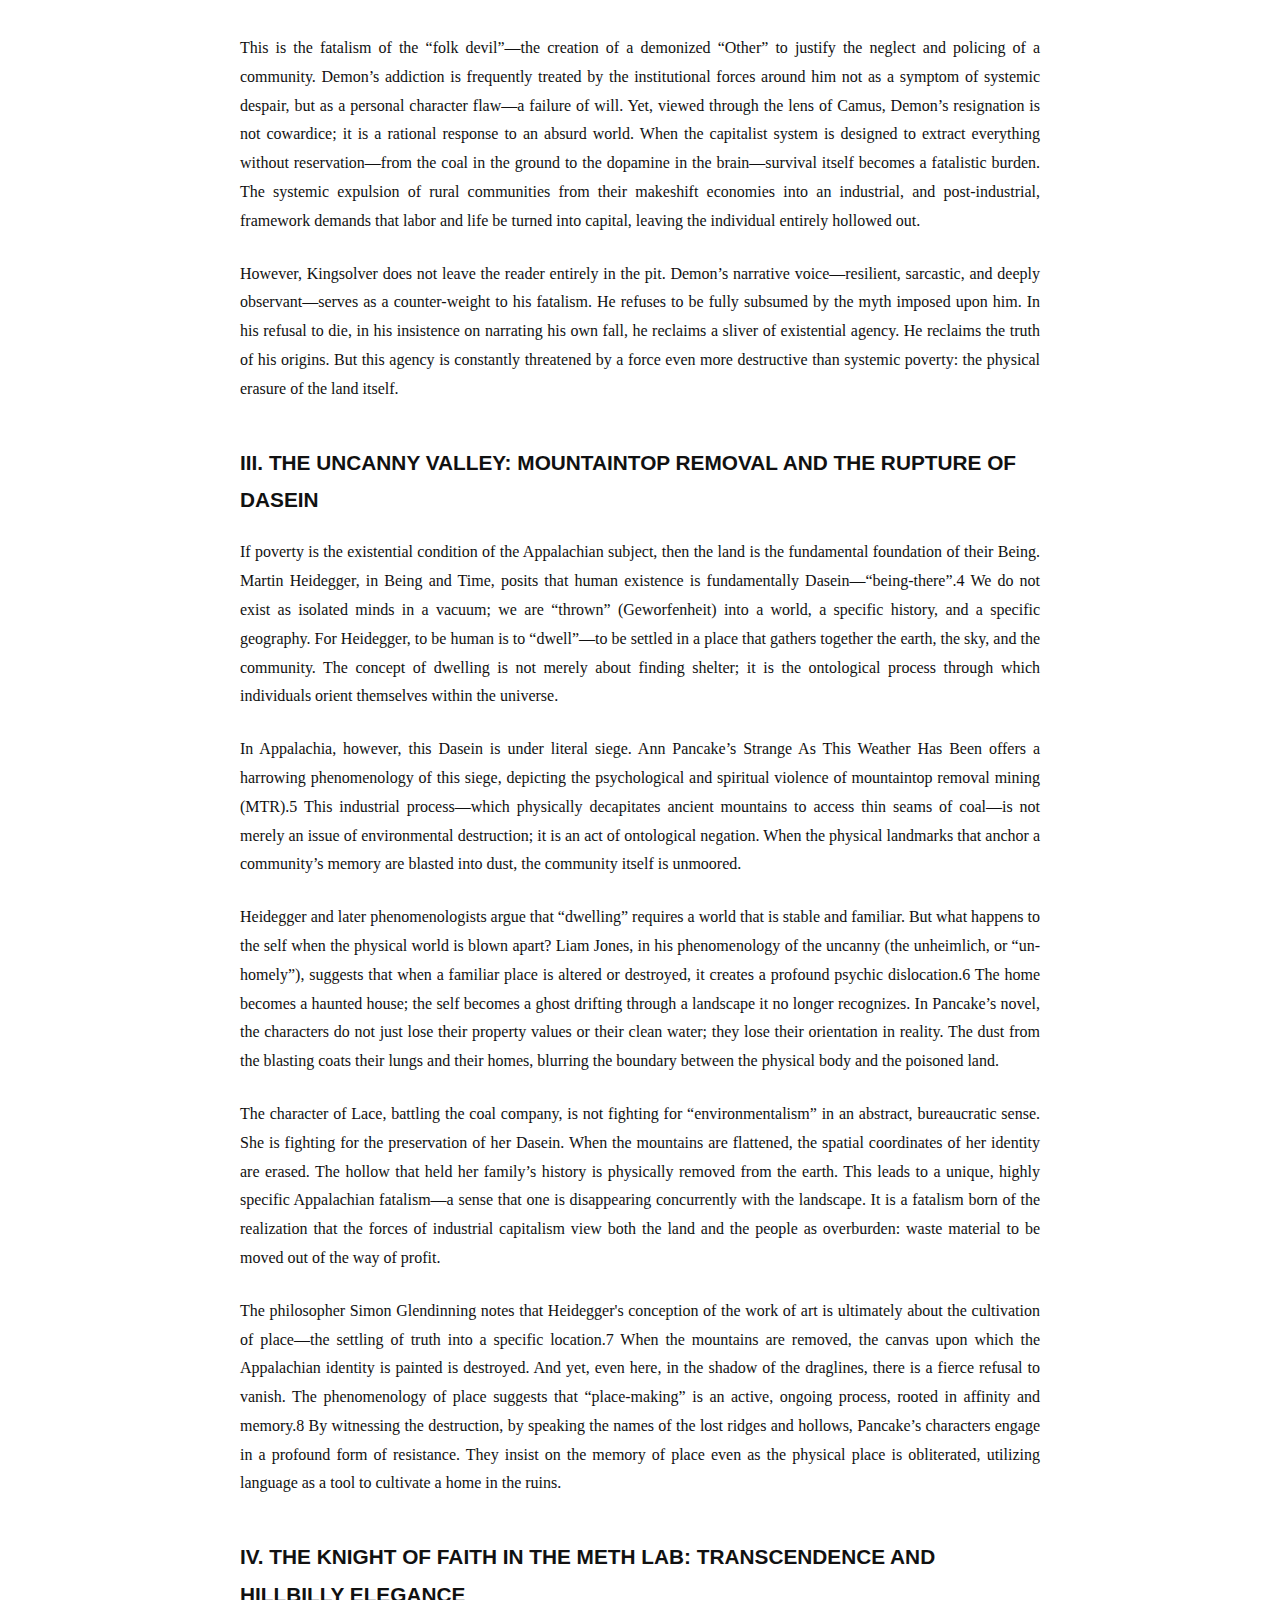
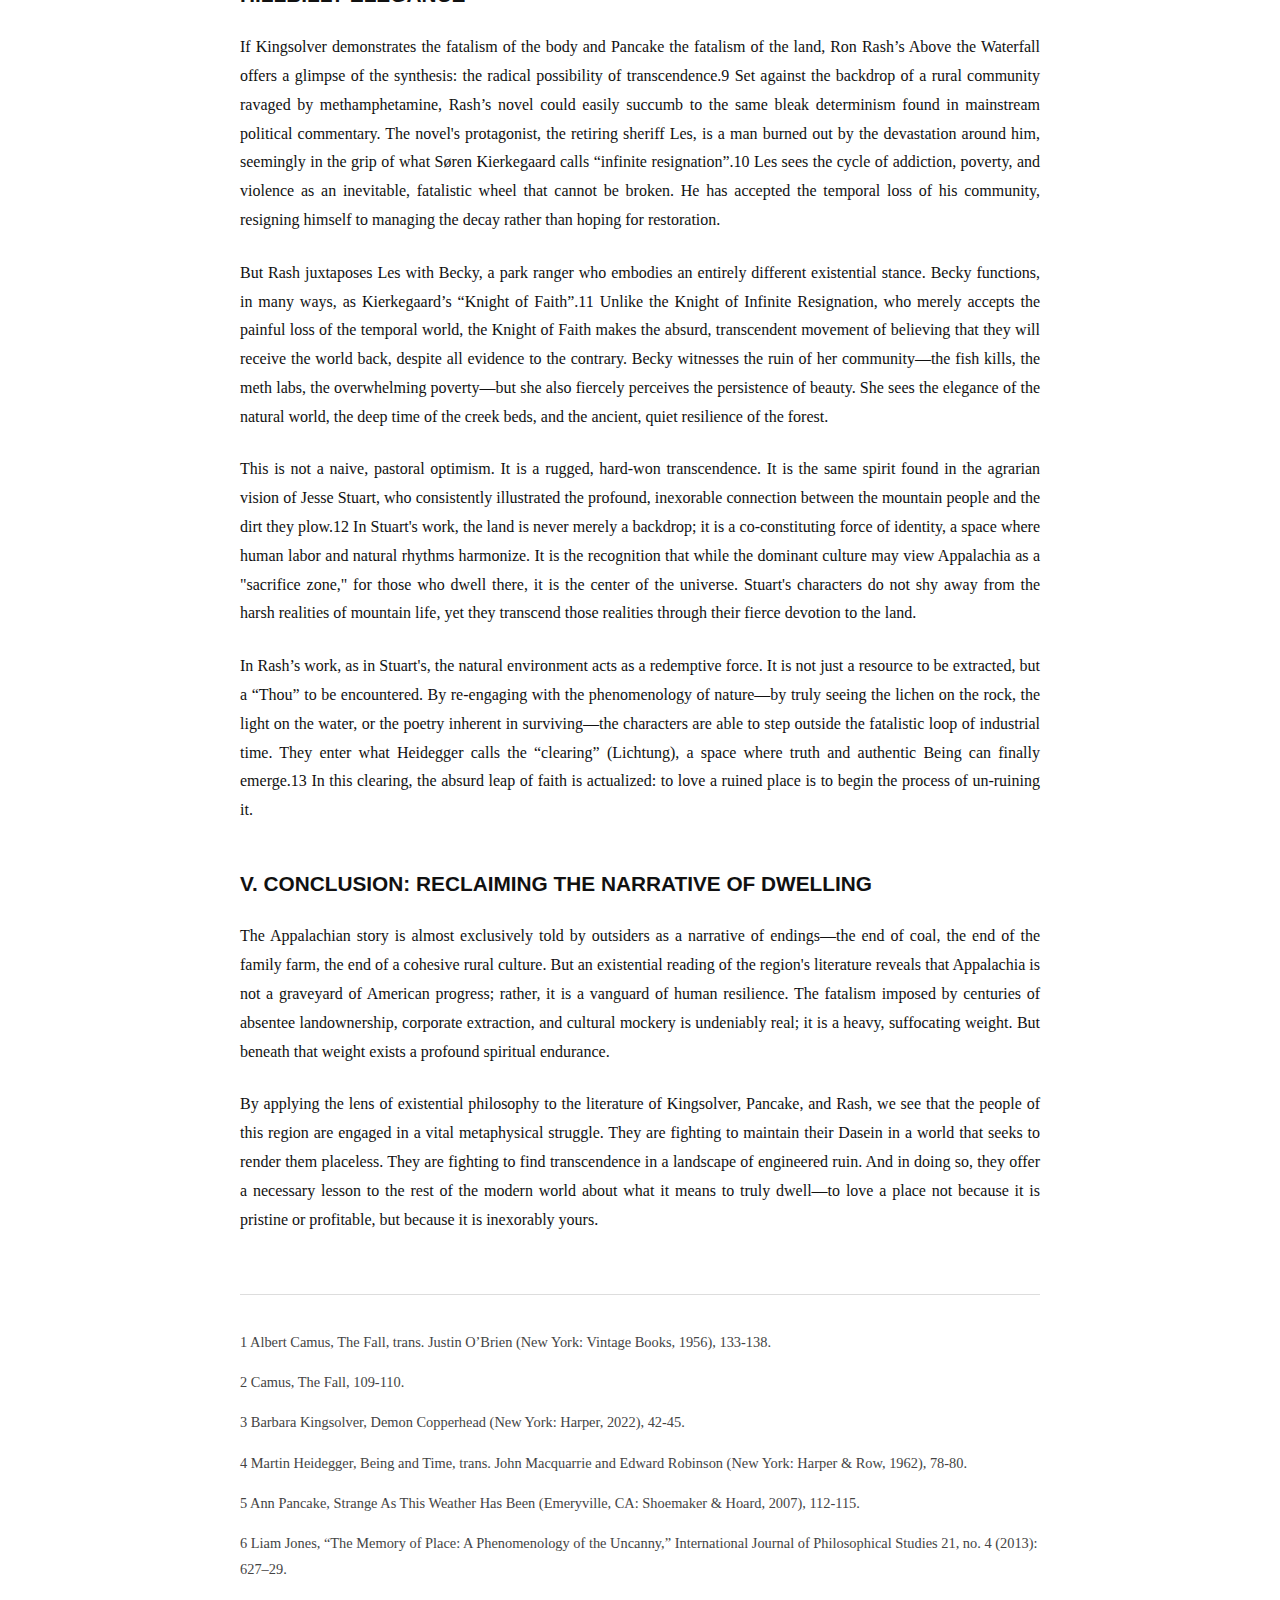
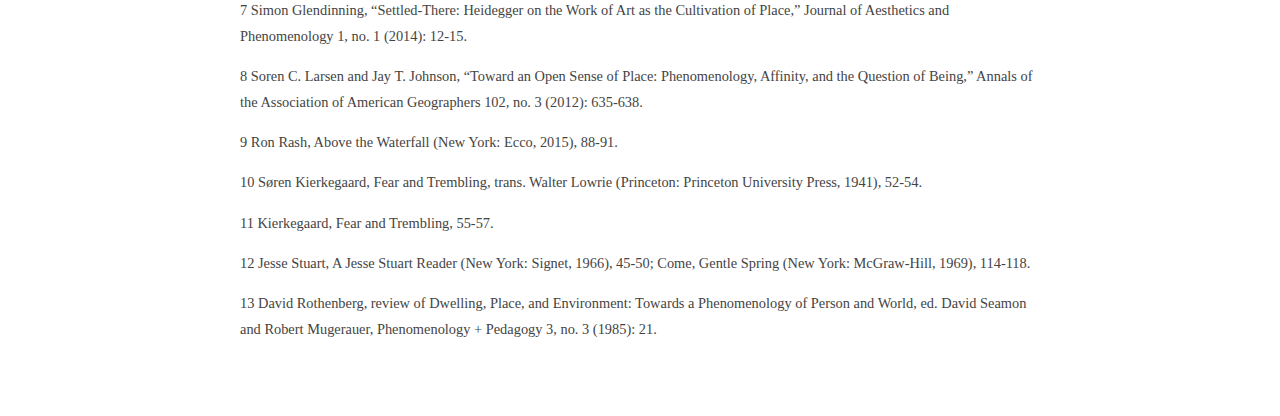
<file: plain-text.html>
<!DOCTYPE html>
<html lang="en">
<head>
    <meta charset="UTF-8">
    <meta name="viewport" content="width=device-width, initial-scale=1.0">
    <title>PAPER // FATALISM AND TRANSCENDENCE</title>
    <style>
        body { 
            background: #fff; color: #111; 
            font-family: "Georgia", serif; 
            line-height: 1.8; padding: 60px 24px; 
            max-width: 800px; margin: 0 auto;
            -webkit-font-smoothing: antialiased;
        }
        .paper-header { margin-bottom: 50px; font-family: sans-serif; border-bottom: 4px solid #000; padding-bottom: 20px; }
        h1 { font-size: 1.8rem; margin-bottom: 10px; line-height: 1.2; font-weight: 900; }
        h2 { font-size: 1.3rem; margin-top: 40px; margin-bottom: 20px; font-family: sans-serif; font-weight: bold; text-transform: uppercase; }
        p { margin-bottom: 1.5rem; text-align: justify; }
        .back-nav { display: block; margin-bottom: 40px; color: #666; text-decoration: none; font-family: sans-serif; font-size: 0.9rem; font-weight: 900; }
        .back-nav:hover { color: red; }
        .footnotes { margin-top: 60px; padding-top: 20px; border-top: 1px solid #ddd; font-size: 0.9rem; color: #444; }
        .footnotes p { margin-bottom: 0.8rem; text-align: left; }
    </style>
</head>
<body>
    <a href="paper.html" class="back-nav">← RETURN TO PROCLAMATION</a>

    <div class="paper-header">
        <h1>Fatalism and Transcendence: An Existential Reading of the Appalachian Experience</h1>
        <p><strong>Benjamin Trogdon</strong><br>Appalachian Studies Association Conference</p>
    </div>

    <section>
        <h2>I. Introduction: The Dialectic of the Hollow and the Holy</h2>
        <p>The Appalachian region has long been considered anomalous within broader American culture—a landscape and a people whose struggles are almost exclusively viewed through a lens of sociological determinism rather than existential complexity. For decades, the dominant narrative surrounding the region has been one of deficit: a continuous catalogue of poverty, addiction, and environmental degradation that reduces the lived experience of mountaineers to a series of policy problems to be solved or worse, a cultural pathology to be mourned. This reductionist view frames the Appalachian condition as a moral failing, a stubborn refusal to adapt to the shiny, placeless modernity of the neoliberal order. However, such a short-sighted and often contemptuous view stems from a fundamental misunderstanding of what it means to be inextricably linked to a place.</p>
        
        <p>If we are to truly understand the contemporary Appalachian condition—and the literature that arises from its soil—we must move beyond the sterile metrics of economics and sociology. We must instead turn to the existential. When one examines the works of Barbara Kingsolver, Ann Pancake, and Ron Rash through the philosophical frameworks of Martin Heidegger, Albert Camus, and Søren Kierkegaard, a vastly different picture emerges. The Appalachian experience is not merely a sociological tragedy; it is a profound existential dialectic. It is a tension between the crushing fatalism of systemic erasure—the loss of land, agency, and self—and a stubborn, almost absurd transcendence found in the act of dwelling.</p>
        
        <p>The struggles depicted in modern Appalachian literature represent a crisis of Being. Through an analysis of Demon Copperhead, Strange as This Weather Has Been, and Above the Waterfall, we will see how the destruction of the Appalachian landscape and the ravaging of its communities constitute an existential rupture, creating an uncanny homelessness. Yet, inextricably linked to this fatalism is the capacity for a radical form of place-making—an elegance and resilience that defies the void.</p>

        <h2>II. The Judge-Penitent of the Holler: Poverty as an Existential Condition</h2>
        <p>To understand the fatalism that permeates much of the region’s literature, one must first reckon with the inescapable nature of its judgment. In Albert Camus’s The Fall, the protagonist Jean-Baptiste Clamence describes himself as a “judge-penitent,” a man who is intimately aware of his own guilt yet paralyzed by the judgment of a hypocritical society.1 Clamence exists in a state of perpetual confession, trapped in a closed little universe where judgment is absolute and suffocating. He notes that society is a "malcomfort" cell—a medieval punishment designed to distort the human shape until the prisoner can neither stand up nor lie down.2 This existential claustrophobia perfectly mirrors the psychological landscape of the modern Appalachian subject, particularly as depicted in Barbara Kingsolver’s Demon Copperhead.3</p>
        
        <p>Kingsolver’s protagonist, Demon, is born into a world where his condemnation is predetermined by geography and class. He is not merely poor in a material sense; he is existentially marked. The foster care system, the opioid crisis, and the utter lack of social mobility function not just as economic barriers, but as the walls of Camus’s malcomfort cell. As Demon navigates the labyrinth of addiction and state supervision, he internalizes the gaze of the outsider, becoming his own judge-penitent. He recognizes early on that to be a rural child in America is to be the punchline of a joke he did not write, a caricature created to absolve mainstream society of its own complicity in the region’s extraction. As Demon observes the systemic decay of Lee County, he realizes that the mechanisms of his poverty are designed to induce guilt rather than provide salvation.</p>

        <p>This is the fatalism of the “folk devil”—the creation of a demonized “Other” to justify the neglect and policing of a community. Demon’s addiction is frequently treated by the institutional forces around him not as a symptom of systemic despair, but as a personal character flaw—a failure of will. Yet, viewed through the lens of Camus, Demon’s resignation is not cowardice; it is a rational response to an absurd world. When the capitalist system is designed to extract everything without reservation—from the coal in the ground to the dopamine in the brain—survival itself becomes a fatalistic burden. The systemic expulsion of rural communities from their makeshift economies into an industrial, and post-industrial, framework demands that labor and life be turned into capital, leaving the individual entirely hollowed out.</p>

        <p>However, Kingsolver does not leave the reader entirely in the pit. Demon’s narrative voice—resilient, sarcastic, and deeply observant—serves as a counter-weight to his fatalism. He refuses to be fully subsumed by the myth imposed upon him. In his refusal to die, in his insistence on narrating his own fall, he reclaims a sliver of existential agency. He reclaims the truth of his origins. But this agency is constantly threatened by a force even more destructive than systemic poverty: the physical erasure of the land itself.</p>

        <h2>III. The Uncanny Valley: Mountaintop Removal and the Rupture of Dasein</h2>
        <p>If poverty is the existential condition of the Appalachian subject, then the land is the fundamental foundation of their Being. Martin Heidegger, in Being and Time, posits that human existence is fundamentally Dasein—“being-there”.4 We do not exist as isolated minds in a vacuum; we are “thrown” (Geworfenheit) into a world, a specific history, and a specific geography. For Heidegger, to be human is to “dwell”—to be settled in a place that gathers together the earth, the sky, and the community. The concept of dwelling is not merely about finding shelter; it is the ontological process through which individuals orient themselves within the universe.</p>

        <p>In Appalachia, however, this Dasein is under literal siege. Ann Pancake’s Strange As This Weather Has Been offers a harrowing phenomenology of this siege, depicting the psychological and spiritual violence of mountaintop removal mining (MTR).5 This industrial process—which physically decapitates ancient mountains to access thin seams of coal—is not merely an issue of environmental destruction; it is an act of ontological negation. When the physical landmarks that anchor a community’s memory are blasted into dust, the community itself is unmoored.</p>

        <p>Heidegger and later phenomenologists argue that “dwelling” requires a world that is stable and familiar. But what happens to the self when the physical world is blown apart? Liam Jones, in his phenomenology of the uncanny (the unheimlich, or “un-homely”), suggests that when a familiar place is altered or destroyed, it creates a profound psychic dislocation.6 The home becomes a haunted house; the self becomes a ghost drifting through a landscape it no longer recognizes. In Pancake’s novel, the characters do not just lose their property values or their clean water; they lose their orientation in reality. The dust from the blasting coats their lungs and their homes, blurring the boundary between the physical body and the poisoned land.</p>

        <p>The character of Lace, battling the coal company, is not fighting for “environmentalism” in an abstract, bureaucratic sense. She is fighting for the preservation of her Dasein. When the mountains are flattened, the spatial coordinates of her identity are erased. The hollow that held her family’s history is physically removed from the earth. This leads to a unique, highly specific Appalachian fatalism—a sense that one is disappearing concurrently with the landscape. It is a fatalism born of the realization that the forces of industrial capitalism view both the land and the people as overburden: waste material to be moved out of the way of profit.</p>

        <p>The philosopher Simon Glendinning notes that Heidegger's conception of the work of art is ultimately about the cultivation of place—the settling of truth into a specific location.7 When the mountains are removed, the canvas upon which the Appalachian identity is painted is destroyed. And yet, even here, in the shadow of the draglines, there is a fierce refusal to vanish. The phenomenology of place suggests that “place-making” is an active, ongoing process, rooted in affinity and memory.8 By witnessing the destruction, by speaking the names of the lost ridges and hollows, Pancake’s characters engage in a profound form of resistance. They insist on the memory of place even as the physical place is obliterated, utilizing language as a tool to cultivate a home in the ruins.</p>

        <h2>IV. The Knight of Faith in the Meth Lab: Transcendence and Hillbilly Elegance</h2>
        <p>If Kingsolver demonstrates the fatalism of the body and Pancake the fatalism of the land, Ron Rash’s Above the Waterfall offers a glimpse of the synthesis: the radical possibility of transcendence.9 Set against the backdrop of a rural community ravaged by methamphetamine, Rash’s novel could easily succumb to the same bleak determinism found in mainstream political commentary. The novel's protagonist, the retiring sheriff Les, is a man burned out by the devastation around him, seemingly in the grip of what Søren Kierkegaard calls “infinite resignation”.10 Les sees the cycle of addiction, poverty, and violence as an inevitable, fatalistic wheel that cannot be broken. He has accepted the temporal loss of his community, resigning himself to managing the decay rather than hoping for restoration.</p>

        <p>But Rash juxtaposes Les with Becky, a park ranger who embodies an entirely different existential stance. Becky functions, in many ways, as Kierkegaard’s “Knight of Faith”.11 Unlike the Knight of Infinite Resignation, who merely accepts the painful loss of the temporal world, the Knight of Faith makes the absurd, transcendent movement of believing that they will receive the world back, despite all evidence to the contrary. Becky witnesses the ruin of her community—the fish kills, the meth labs, the overwhelming poverty—but she also fiercely perceives the persistence of beauty. She sees the elegance of the natural world, the deep time of the creek beds, and the ancient, quiet resilience of the forest.</p>

        <p>This is not a naive, pastoral optimism. It is a rugged, hard-won transcendence. It is the same spirit found in the agrarian vision of Jesse Stuart, who consistently illustrated the profound, inexorable connection between the mountain people and the dirt they plow.12 In Stuart's work, the land is never merely a backdrop; it is a co-constituting force of identity, a space where human labor and natural rhythms harmonize. It is the recognition that while the dominant culture may view Appalachia as a "sacrifice zone," for those who dwell there, it is the center of the universe. Stuart's characters do not shy away from the harsh realities of mountain life, yet they transcend those realities through their fierce devotion to the land.</p>

        <p>In Rash’s work, as in Stuart's, the natural environment acts as a redemptive force. It is not just a resource to be extracted, but a “Thou” to be encountered. By re-engaging with the phenomenology of nature—by truly seeing the lichen on the rock, the light on the water, or the poetry inherent in surviving—the characters are able to step outside the fatalistic loop of industrial time. They enter what Heidegger calls the “clearing” (Lichtung), a space where truth and authentic Being can finally emerge.13 In this clearing, the absurd leap of faith is actualized: to love a ruined place is to begin the process of un-ruining it.</p>

        <h2>V. Conclusion: Reclaiming the Narrative of Dwelling</h2>
        <p>The Appalachian story is almost exclusively told by outsiders as a narrative of endings—the end of coal, the end of the family farm, the end of a cohesive rural culture. But an existential reading of the region's literature reveals that Appalachia is not a graveyard of American progress; rather, it is a vanguard of human resilience. The fatalism imposed by centuries of absentee landownership, corporate extraction, and cultural mockery is undeniably real; it is a heavy, suffocating weight. But beneath that weight exists a profound spiritual endurance.</p>

        <p>By applying the lens of existential philosophy to the literature of Kingsolver, Pancake, and Rash, we see that the people of this region are engaged in a vital metaphysical struggle. They are fighting to maintain their Dasein in a world that seeks to render them placeless. They are fighting to find transcendence in a landscape of engineered ruin. And in doing so, they offer a necessary lesson to the rest of the modern world about what it means to truly dwell—to love a place not because it is pristine or profitable, but because it is inexorably yours.</p>
    </section>

    <section class="footnotes">
        <p>1 Albert Camus, The Fall, trans. Justin O’Brien (New York: Vintage Books, 1956), 133-138.</p>
        <p>2 Camus, The Fall, 109-110.</p>
        <p>3 Barbara Kingsolver, Demon Copperhead (New York: Harper, 2022), 42-45.</p>
        <p>4 Martin Heidegger, Being and Time, trans. John Macquarrie and Edward Robinson (New York: Harper & Row, 1962), 78-80.</p>
        <p>5 Ann Pancake, Strange As This Weather Has Been (Emeryville, CA: Shoemaker & Hoard, 2007), 112-115.</p>
        <p>6 Liam Jones, “The Memory of Place: A Phenomenology of the Uncanny,” International Journal of Philosophical Studies 21, no. 4 (2013): 627–29.</p>
        <p>7 Simon Glendinning, “Settled-There: Heidegger on the Work of Art as the Cultivation of Place,” Journal of Aesthetics and Phenomenology 1, no. 1 (2014): 12-15.</p>
        <p>8 Soren C. Larsen and Jay T. Johnson, “Toward an Open Sense of Place: Phenomenology, Affinity, and the Question of Being,” Annals of the Association of American Geographers 102, no. 3 (2012): 635-638.</p>
        <p>9 Ron Rash, Above the Waterfall (New York: Ecco, 2015), 88-91.</p>
        <p>10 Søren Kierkegaard, Fear and Trembling, trans. Walter Lowrie (Princeton: Princeton University Press, 1941), 52-54.</p>
        <p>11 Kierkegaard, Fear and Trembling, 55-57.</p>
        <p>12 Jesse Stuart, A Jesse Stuart Reader (New York: Signet, 1966), 45-50; Come, Gentle Spring (New York: McGraw-Hill, 1969), 114-118.</p>
        <p>13 David Rothenberg, review of Dwelling, Place, and Environment: Towards a Phenomenology of Person and World, ed. David Seamon and Robert Mugerauer, Phenomenology + Pedagogy 3, no. 3 (1985): 21.</p>
    </section>
</body>
</html>
</file>
<file: style.css>
/* GLOBAL STYLING */
*, *:before, *:after { box-sizing: border-box !important; }
* { text-transform: uppercase; cursor: crosshair; }

body {
    background-color: #fff;
    color: #000;
    font-family: "Arial Black", "Helvetica", sans-serif;
    margin: 0;
    padding: 0;
    overflow-x: hidden;
    line-height: 1.1;
    filter: contrast(125%) brightness(95%);
}

.noise-overlay {
    position: fixed;
    top: 0; left: 0; width: 100%; height: 100%;
    z-index: 1000;
    pointer-events: none;
    opacity: 0.12;
    background: url('https://www.transparenttextures.com/patterns/stardust.png');
}

.topo-background-image {
    position: fixed;
    top: -10%; left: -10%;
    width: 120%; height: 120%;
    z-index: -2;
    background-image: url('topo.png');
    background-size: cover;
    filter: contrast(500%) grayscale(100%) opacity(0.3);
    animation: drift 60s linear infinite alternate;
}

@keyframes drift {
    from { transform: translate(0, 0) rotate(0deg); }
    to { transform: translate(-5%, -5%) rotate(1deg); }
}

header {
    padding: 120px 40px;
    background: rgba(255, 255, 255, 0.95);
    border-bottom: 40px solid #000;
}

h1 {
    font-size: clamp(3rem, 12vw, 10rem);
    font-weight: 900;
    letter-spacing: -6px;
    margin: 0;
    line-height: 0.8;
}

.header-sub {
    font-size: 1.4rem;
    max-width: 900px;
    margin-top: 40px;
    font-weight: 900;
    background: #000;
    color: #fff;
    padding: 15px;
    display: inline-block;
    box-shadow: 10px 10px 0px red;
}

/* SHATTERED VORTEX */
.vortex-manifesto {
    position: relative;
    height: 70vh;
    display: flex;
    align-items: center;
    justify-content: center;
    border-bottom: 15px solid #000;
    overflow: hidden;
}

.shard {
    position: absolute;
    padding: 50px;
    max-width: 500px;
    z-index: 1;
    font-size: 1.5rem;
    font-weight: 900;
    transition: transform 0.3s ease;
    border: 5px solid transparent;
}

.shard:hover { transform: scale(1.05) rotate(0deg) !important; z-index: 10; border-color: red; background: #fff; color:#000; }

.shard-black {
    background: #000; color: #fff;
    left: 5%; top: 5%;
    transform: rotate(-4deg);
    clip-path: polygon(0% 0%, 100% 15%, 85% 100%, 0% 85%);
}

.shard-white {
    background: #fff; color: #000;
    border: 15px solid #000;
    right: 5%; bottom: 5%;
    transform: rotate(3deg);
    clip-path: polygon(15% 0%, 100% 5%, 90% 100%, 0% 90%);
}

/* THE FLOOD */
.text-flood {
    display: grid;
    grid-template-columns: 1fr 1fr;
    background: rgba(255, 255, 255, 0.95);
    border-bottom: 15px solid #000;
}

.academic-column {
    padding: 80px 40px;
    border-right: 15px solid #000;
    font-size: 1.3rem;
}

.academic-column p {
    margin-bottom: 60px;
    border-left: 25px solid red;
    padding-left: 25px;
    font-weight: 900;
}

.lyric-column {
    padding: 80px 40px;
    background: #e0e0e0;
}

.lyric-block {
    font-size: 1.2rem;
    font-weight: 900;
    color: #000;
    line-height: 1.8;
    letter-spacing: -1px;
    text-align: justify;
}

.lyric-block:hover { animation: jitter 0.1s infinite; }

@keyframes jitter {
    0% { transform: translate(0,0); }
    50% { transform: translate(1px, -1px); }
    100% { transform: translate(-1px, 1px); }
}

.metadata-blasted {
    margin-top: 80px;
    padding: 30px;
    background: #000; color: #fff;
    font-size: 1.1rem;
    border: 2px solid red;
}

/* AUDIO VOID */
.audio-void {
    background: #000; color: #fff;
    padding: 120px 40px;
    clip-path: polygon(0 8%, 100% 0, 100% 92%, 0 100%);
    margin-bottom: -1px;
}

.audio-label {
    font-size: clamp(3rem, 8vw, 6rem);
    font-weight: 900;
    margin-bottom: 60px;
    text-align: center;
    color: #fff;
    -webkit-text-stroke: 2px #fff;
}

.audio-container {
    max-width: 900px;
    margin: 0 auto;
    filter: grayscale(100%) contrast(300%) invert(1);
    border: 20px solid #fff;
}

/* BLAST / BLESS */
.manifesto-grid { display: grid; grid-template-columns: 1fr 1fr; background: #fff; }
.blast-side, .bless-side { padding: 120px 40px; }
.blast-side { background: #000; color: #fff; }

h2 { font-size: 8rem; margin: 0 0 40px 0; font-weight: 900; letter-spacing: -8px; }

li { font-size: 1.6rem; margin-bottom: 30px; border-bottom: 6px solid; font-weight: 900; list-style-type: square; }

footer {
    padding: 120px;
    background: #000; color: #fff;
    text-align: center;
    font-size: 2rem;
    font-weight: 900;
    letter-spacing: 10px;
    border-top: 20px solid red;
}

/* NAVIGATION */
.nav-bridge { text-align: center; padding: 80px 20px; background: #000; }
.proclamation-link { color: #fff; border: 4px solid red; padding: 20px; text-decoration: none; font-size: 1.5rem; font-weight: 900; display: inline-block; transition: all 0.2s; }
.proclamation-link:hover { background: red; color: #000; transform: skewX(-10deg); }

/* SCRYER */
#scry-cursor {
    position: absolute; pointer-events: none;
    background: red; color: #000; padding: 5px 10px;
    font-size: 0.8rem; font-weight: 900; z-index: 9999;
    border: 1px solid #fff;
}

/* --- PROPHETIC MODE (PAPER.HTML) STYLES --- */
.prophetic-mode {
    background-color: #000;
    color: #fff;
    text-align: center;
}

.prophetic-mode .topo-background-image {
    opacity: 0.2;
}

.prophet-nav { padding: 40px; border-bottom: 1px solid #333; }
.prophet-nav a { color: #fff; text-decoration: none; border: 2px solid #fff; padding: 10px 20px; font-weight: 900; }

.manifesto-scroll { max-width: 900px; margin: 0 auto; padding: 100px 20px; position: relative; z-index: 2; }

.manifesto-header h1 {
    font-size: clamp(4rem, 12vw, 8rem);
    color: #fff;
    text-shadow: 4px 4px 0px red;
}

.epigraph { font-style: italic; color: #aaa; margin-top: 40px; font-size: 1.5rem; border-left: 5px solid red; padding-left: 20px; display: inline-block;}

.proclamation-text { font-size: 1.6rem; line-height: 1.4; text-align: justify; }
.proclamation-text h2 {
    font-size: 3.5rem; margin-top: 120px; margin-bottom: 40px;
    background: #fff; color: #000; display: block; padding: 20px;
    transform: skewY(-2deg);
    border: 5px solid red;
}
.proclamation-text p::first-letter { font-size: 5rem; font-weight: 900; float: left; margin-right: 15px; line-height: 1; color: red; }

.void-button-container { margin-top: 100px; padding-bottom: 100px; }
#bury-void {
    background: red; color: #fff; border: none; padding: 30px 60px;
    font-size: 2rem; font-weight: 900; cursor: pointer;
    box-shadow: 10px 10px 0px #fff; transition: transform 0.1s;
}
#bury-void:active { transform: translate(5px, 5px); box-shadow: 5px 5px 0px #fff; }


/* --- RESPONSIVE BRUTALISM (THE FIX) --- */
@media (max-width: 768px) {
    /* 1. ORIENTATION LOCK */
    .orientation-warning {
        display: none; position: fixed; top: 0; left: 0; 
        width: 100%; height: 100%; background: #000 !important; 
        color: #fff !important; z-index: 99999; justify-content: center; 
        align-items: center; text-align: center; padding: 20px;
    }
    @media (orientation: landscape) { .orientation-warning { display: flex; } }

    /* 2. HEADER FIX - SCALING TYPOGRAPHY */
    header { padding: 60px 20px !important; }
    h1 { 
        font-size: 8vw !important; /* PERFECT FIT FOR "TRANSCENDENCE" */
        letter-spacing: -2px !important; 
        white-space: nowrap !important;
        line-height: 1.0 !important;
        margin-bottom: 20px !important;
    }

    .header-sub {
        font-size: 1rem !important;
        width: 100% !important;
        display: block !important;
        padding: 20px !important;
        box-shadow: 5px 5px 0px red !important;
        line-height: 1.4 !important;
        white-space: normal !important;
    }

    /* 3. VORTEX UNSHATTERED */
    .vortex-manifesto { 
        height: auto !important; 
        display: block !important; 
        padding: 40px 20px !important; 
    }
    .shard { 
        position: relative !important; width: 100% !important; 
        left: auto !important; top: auto !important; 
        transform: none !important; clip-path: none !important; 
        margin-bottom: 40px; 
        border: 4px solid #000 !important; 
        background: #fff !important; color: #000 !important;
        padding: 30px !important;
    }
    .shard-black { background: #000 !important; color: #fff !important; border: 4px solid red !important; }

    /* 4. LAYOUT STACKING */
    .text-flood, .manifesto-grid { grid-template-columns: 1fr !important; }
    .academic-column { border-right: none !important; border-bottom: 10px solid #000 !important; padding: 40px 20px !important; }
    .lyric-column { padding: 40px 20px !important; }
    .blast-side, .bless-side { padding: 60px 20px !important; }
    
    h2 { font-size: 4rem !important; letter-spacing: -4px !important; }
    
    /* 5. PROPHETIC MODE FIXES */
    .prophetic-mode { background: #000 !important; color: #fff !important; }
    .prophetic-mode .manifesto-scroll { padding: 20px !important; }
    .prophetic-mode h1 { white-space: normal !important; font-size: 4rem !important; } 
    .proclamation-text { text-align: left !important; font-size: 1.2rem !important; }
    .proclamation-text h2 { 
        font-size: 2rem !important; 
        transform: none !important; 
        margin-top: 60px !important;
        text-align: center !important;
    }
    
    /* 6. TOPO ZOOM */
    .topo-background-image { background-attachment: scroll !important; background-size: 300% auto !important; opacity: 0.4 !important; }
    
    /* 7. HIDE DESKTOP CURSOR */
    #scry-cursor { display: none !important; }
}
</file>
